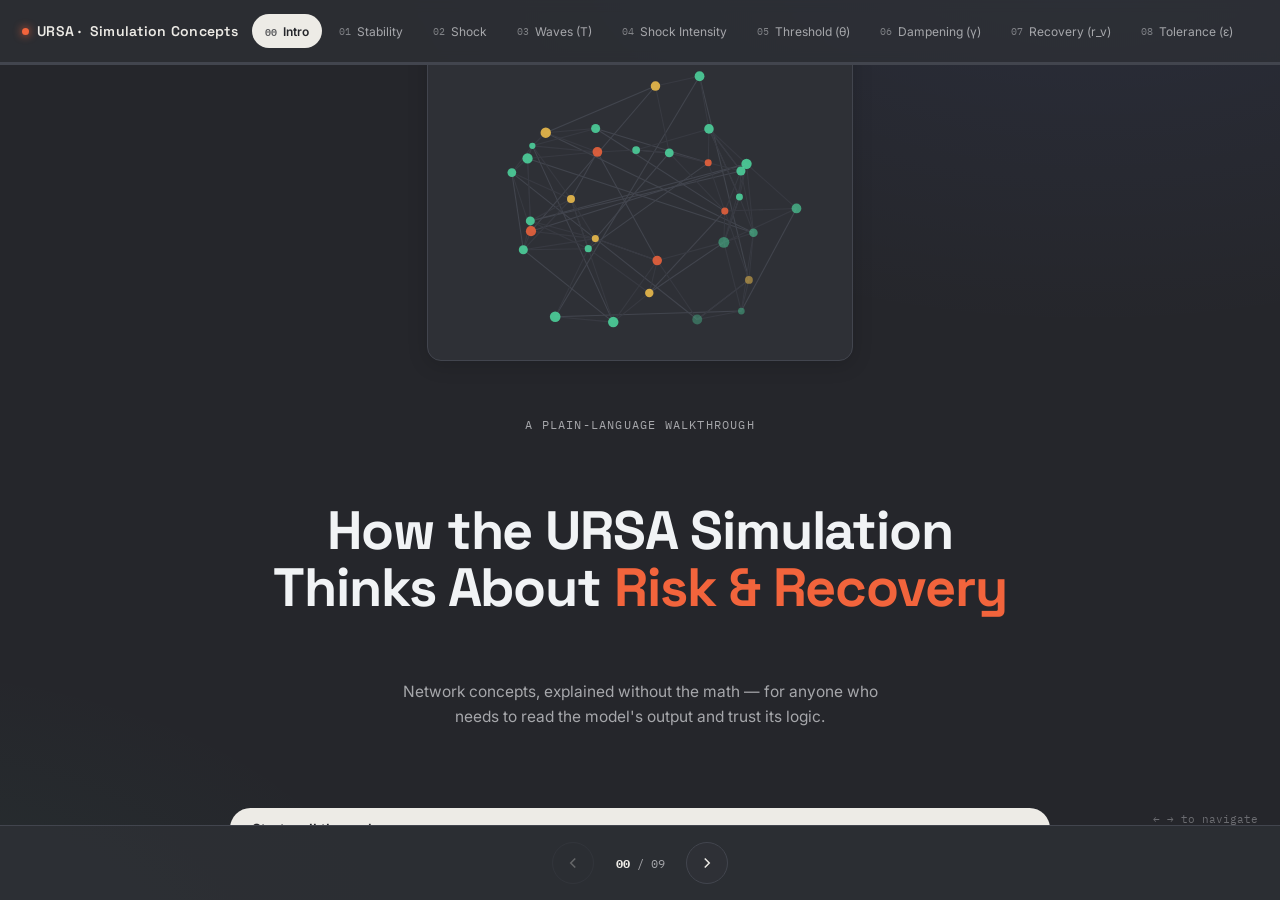
<file: public/simulation/index.html>
<!DOCTYPE html>
<html lang="en">
<head>
<meta charset="UTF-8">
<meta name="viewport" content="width=device-width, initial-scale=1.0">
<title>URSA Simulation — Key Concepts</title>
<link rel="preconnect" href="https://fonts.googleapis.com">
<link href="https://fonts.googleapis.com/css2?family=Space+Grotesk:wght@400;500;600;700&family=Inter:wght@400;500;600&family=IBM+Plex+Mono:wght@400;500&display=swap" rel="stylesheet">
<style>
  :root{
    --bg:#25262B; --panel:#2E3036; --panel-alt:#383A42; --border: #42454E;
    --text:#EDEBE6; --text-dim:#A6A7AB; --stable:#4ED9A0; --stress:#F2643C; --hub:#F5C24C; --policy:#6C8CFF;
    --radius: 14px;
  }
  *{box-sizing:border-box;}
  html,body{height:100%;}
  body{
    margin:0;
    background:
      radial-gradient(1200px 700px at 85% -10%, rgba(108,140,255,0.08), transparent 60%),
      radial-gradient(1000px 600px at -10% 110%, rgba(78,217,160,0.06), transparent 55%),
      var(--bg);
    color:var(--text); font-family:'Inter',sans-serif; overflow:hidden; -webkit-font-smoothing:antialiased;
  }
  h1,h2,h3,.display{font-family:'Space Grotesk',sans-serif;}
  .mono{font-family:'IBM Plex Mono',monospace;}
  .app{ height:100vh; display:flex; flex-direction:column; }
  .topbar{ display:flex; align-items:center; gap:14px; padding:14px 22px; border-bottom:1px solid var(--border);
    background:rgba(46,48,54,0.75); backdrop-filter:blur(6px); flex-shrink:0; }
  .brand{ font-family:'Space Grotesk',sans-serif; font-weight:600; font-size:14px; letter-spacing:0.02em;
    color:var(--text); white-space:nowrap; display:flex; align-items:center; gap:8px; }
  .brand .dot{width:7px;height:7px;border-radius:50%;background:var(--stress);box-shadow:0 0 8px var(--stress);}
  .tabs{ display:flex; gap:4px; overflow-x:auto; scrollbar-width:none; flex:1; }
  .tabs::-webkit-scrollbar{display:none;}
  .tab{ flex-shrink:0; padding:7px 12px; border-radius:999px; font-size:12px; color:var(--text-dim); cursor:pointer;
    border:1px solid transparent; white-space:nowrap; transition:all .15s ease; display:flex; align-items:center; gap:6px; }
  .tab .n{font-family:'IBM Plex Mono',monospace;font-size:10px;opacity:.7;}
  .tab:hover{color:var(--text); background:rgba(255,255,255,0.06);}
  .tab.active{ color:#25262B; background:var(--text); font-weight:600; }
  .tab.active .n{color:#25262B; opacity:.75;}
  .progress{ height:2px; background:var(--border); flex-shrink:0; position:relative; }
  .progress-fill{ height:100%; background:linear-gradient(90deg, var(--stable), var(--hub), var(--stress)); transition:width .35s ease; }
  .stage{ flex:1; position:relative; overflow:hidden; }
  .slide{ position:absolute; inset:0; display:none; padding:0 64px; align-items:center; }
  .slide.active{ display:flex; animation:rise .5s cubic-bezier(.2,.8,.2,1); }
  @keyframes rise{ from{opacity:0; transform:translateY(14px);} to{opacity:1; transform:translateY(0);} }
  .slide-inner{ display:grid; grid-template-columns:1.15fr 1fr; gap:48px; align-items:center; max-width:1220px; margin:0 auto; width:100%; }
  .slide.title .slide-inner{grid-template-columns:1fr; text-align:center; max-width:820px;}
  .col-visual{ display:flex; align-items:center; justify-content:center; height:min(58vh, 440px); }
  .visual-frame{ width:100%; height:100%; background:var(--panel); border:1px solid var(--border); border-radius:var(--radius);
    display:flex; align-items:center; justify-content:center; position:relative; overflow:hidden; box-shadow:0 4px 20px rgba(0,0,0,0.15); }
  .visual-frame svg{width:100%;height:100%;}
  .eyebrow{ font-family:'IBM Plex Mono',monospace; font-size:11px; letter-spacing:0.08em; text-transform:uppercase;
    color:var(--text-dim); display:flex; align-items:center; gap:10px; margin-bottom:12px; }
  .eyebrow .num{ color:var(--bg); background:var(--stable); border-radius:5px; padding:2px 7px; font-weight:600; }
  .col-text h2{ font-size:clamp(24px,2.6vw,34px); line-height:1.14; margin:0 0 12px; font-weight:600; letter-spacing:-0.01em; color:#F1F3F5; }
  .col-text .lede{ font-size:14.5px; line-height:1.58; color:#D0D3D7; margin:0 0 16px; }
  .callout{ display:grid; grid-template-columns:1fr 1fr; gap:9px; margin:14px 0; }
  .chip{ background:var(--panel); border:1px solid var(--border); border-radius:10px; padding:11px 13px; }
  .chip .lbl{ font-family:'IBM Plex Mono',monospace; font-size:10px; text-transform:uppercase; letter-spacing:.06em; margin-bottom:4px; display:flex; align-items:center; gap:6px; }
  .chip.low .lbl{color:var(--stable);}
  .chip.high .lbl{color:var(--stress);}
  .chip p{margin:0; font-size:12.5px; line-height:1.42; color:#D0D3D7;}
  .analogy{ border-left:2px solid var(--policy); padding:9px 13px; background:rgba(108,140,255,0.08); border-radius:0 8px 8px 0;
    font-size:12.8px; line-height:1.52; color:#D6DAE2; }
  .analogy b{color:var(--policy); font-weight:600;}
  .title-badge{ font-family:'IBM Plex Mono',monospace; font-size:12px; color:var(--text-dim); letter-spacing:.1em; text-transform:uppercase; margin-bottom:22px; }
  .slide.title h1{ font-size:clamp(34px,4.6vw,54px); line-height:1.06; margin:0 0 16px; font-weight:700; letter-spacing:-0.02em; color:#F1F3F5; }
  .slide.title h1 span{color:var(--stress);}
  .slide.title .sub{ font-size:15.5px; color:var(--text-dim); max-width:520px; margin:0 auto 30px; line-height:1.6; }
  .startbtn{ display:inline-flex; align-items:center; gap:8px; background:var(--text); color:var(--bg); border:none;
    padding:12px 22px; border-radius:999px; font-family:'Inter',sans-serif; font-weight:600; font-size:14px; cursor:pointer; transition:transform .15s ease; }
  .startbtn:hover{transform:translateY(-2px);}
  .navbar{ display:flex; align-items:center; justify-content:center; gap:18px; padding:16px; border-top:1px solid var(--border);
    background:rgba(46,48,54,0.75); flex-shrink:0; }
  .navbtn{ width:42px;height:42px; border-radius:50%; border:1px solid var(--border); background:var(--panel); color:var(--text);
    display:flex;align-items:center;justify-content:center; cursor:pointer; transition:all .15s ease; }
  .navbtn:hover{border-color:var(--text-dim); background:var(--panel-alt);}
  .navbtn:disabled{opacity:.3; cursor:default;}
  .navbtn svg{width:18px;height:18px;}
  .navcount{ font-family:'IBM Plex Mono',monospace; font-size:12px; color:var(--text-dim); min-width:56px; text-align:center; }
  .navcount b{color:var(--text);}
  .kbd-hint{ position:fixed; bottom:74px; right:22px; font-family:'IBM Plex Mono',monospace; font-size:10.5px; color:var(--text-dim); opacity:.55; }
  @media (max-width:880px){
    .slide{padding:0 20px;}
    .slide-inner{grid-template-columns:1fr; gap:20px; text-align:left;}
    .slide.title .slide-inner{text-align:center;}
    .col-visual{height:240px; order:1;}
    .col-text{order:2;}
    .callout{grid-template-columns:1fr;}
    .topbar{padding:10px 12px;}
    .brand span.full{display:none;}
  }
</style>
</head>
<body>
<div class="app">
  <div class="topbar">
    <div class="brand"><span class="dot"></span><span class="full">URSA&nbsp;·</span> Simulation Concepts</div>
    <div class="tabs" id="tabs"></div>
  </div>
  <div class="progress"><div class="progress-fill" id="progressFill"></div></div>
  <div class="stage" id="stage"></div>
  <div class="navbar">
    <button class="navbtn" id="prevBtn" aria-label="Previous">
      <svg viewBox="0 0 24 24" fill="none" stroke="currentColor" stroke-width="2"><path d="M15 18l-6-6 6-6"/></svg>
    </button>
    <div class="navcount"><b id="curNum">00</b> / <span id="totNum">10</span></div>
    <button class="navbtn" id="nextBtn" aria-label="Next">
      <svg viewBox="0 0 24 24" fill="none" stroke="currentColor" stroke-width="2"><path d="M9 6l6 6-6 6"/></svg>
    </button>
  </div>
  <div class="kbd-hint">← → to navigate</div>
</div>

<script>
/* =====================================================================
   SHARED HELPERS
===================================================================== */
const COL = { stable:"#4ED9A0", stress:"#F2643C", fail:"#B23A22", hub:"#F5C24C", policy:"#6C8CFF", dim:"#42454E", text:"#A6A7AB" };

function lerp(a,b,t){ return a+(b-a)*t; }
function lerpColor(c1,c2,t){
  const p=c=>[parseInt(c.slice(1,3),16),parseInt(c.slice(3,5),16),parseInt(c.slice(5,7),16)];
  const [r1,g1,b1]=p(c1), [r2,g2,b2]=p(c2);
  return `rgb(${Math.round(lerp(r1,r2,t))},${Math.round(lerp(g1,g2,t))},${Math.round(lerp(b1,b2,t))})`;
}
function colorForValue(v){
  v = Math.max(0,Math.min(1,v));
  return v<0.5 ? lerpColor(COL.stress, COL.hub, v/0.5) : lerpColor(COL.hub, COL.stable, (v-0.5)/0.5);
}
function normTimes(times){
  const out=[times[0]];
  for(let i=1;i<times.length;i++) out.push(Math.max(times[i], out[i-1]+0.001));
  if(out[out.length-1] > 1) out[out.length-1] = 1;
  return out;
}

const DEFS = `
<defs>
  <filter id="glow" x="-80%" y="-80%" width="260%" height="260%">
    <feGaussianBlur stdDeviation="4" result="blur"/>
    <feMerge><feMergeNode in="blur"/><feMergeNode in="SourceGraphic"/></feMerge>
  </filter>
</defs>`;

const NET = {
  nodes:{
    PF:{x:120,y:150,label:"PF"}, BE:{x:250,y:95,label:"BE"},
    N1:{x:35,y:75,label:"DI"},   N2:{x:35,y:225,label:"CR"},
    N3:{x:130,y:245,label:"EN"}, N6:{x:220,y:255,label:"TN"},
    N4:{x:335,y:55,label:"IE"},  N5:{x:340,y:150,label:"HC"}
  },
  edges:[["PF","N1"],["PF","N2"],["PF","N3"],["PF","BE"],["BE","N4"],["BE","N5"],["N3","N6"]]
};
const HOP = { PF:0, BE:0, N1:1, N2:1, N3:1, N4:1, N5:1, N6:2 };

function edgeSVG(a,b,attrs=""){
  const A=NET.nodes[a], B=NET.nodes[b];
  return `<line x1="${A.x}" y1="${A.y}" x2="${B.x}" y2="${B.y}" ${attrs}/>`;
}
function allEdgesSVG(attrs=`stroke="${COL.dim}" stroke-width="1.4"`){
  return NET.edges.map(([a,b])=>edgeSVG(a,b,attrs)).join("");
}
function nodeSVG(id, {fill=COL.stable, r=15, showId=true, glow=false, extra=""}={}){
  const n = NET.nodes[id];
  return `<g>
    <circle cx="${n.x}" cy="${n.y}" r="${r}" fill="${fill}" ${glow?'filter="url(#glow)"':""}/>
    ${showId?`<text x="${n.x}" y="${n.y+3.5}" text-anchor="middle" font-family="IBM Plex Mono" font-size="9" font-weight="600" fill="#0F1319">${n.label}</text>`:""}
    ${extra}
  </g>`;
}
function svgWrap(inner, viewBox="0 0 400 300"){
  return `<svg viewBox="${viewBox}" xmlns="http://www.w3.org/2000/svg">${DEFS}${inner}</svg>`;
}
// small inset panel (bottom-right free corner) for mini charts
function insetPanel(x,y,w,h){
  return `<rect x="${x}" y="${y}" width="${w}" height="${h}" rx="8" fill="#1E1F23" stroke="${COL.dim}" stroke-width="1"/>`;
}
// corner readout label (top-left), avoids sitting on top of nodes/edges
function cornerReadout(text, color, dur, triangleUp){
  const tri = triangleUp ? `<path d="M0,8 L8,8 L4,0 Z" fill="${color}"/>` : `<path d="M0,0 L8,0 L4,8 Z" fill="${color}"/>`;
  return `<g transform="translate(14,14)">
    ${tri}
    <text x="14" y="8" font-family="IBM Plex Mono" font-size="11" font-weight="600" fill="${color}">${text}
      <animate attributeName="opacity" values="0.35;1;0.35" dur="${dur}" repeatCount="indefinite"/>
    </text>
  </g>`;
}

/* =====================================================================
   1. TITLE
===================================================================== */
function diagramTitle(){
  const n = 32, pts = [];
  for(let i=0;i<n;i++){
    const angle = (i/n)*Math.PI*2 + (Math.random()-0.5)*0.18;
    const radius = 58 + Math.random()*112;
    pts.push({
      x:200 + Math.cos(angle)*radius + (Math.random()-0.5)*24,
      y:150 + Math.sin(angle)*radius*0.72 + (Math.random()-0.5)*18
    });
  }
  let edges = "";
  const order = [...Array(n).keys()].sort((a,b)=>{
    const da=Math.hypot(pts[a].x-200, pts[a].y-150);
    const db=Math.hypot(pts[b].x-200, pts[b].y-150);
    return da-db;
  });
  for(let i=1;i<order.length;i++){
    const a=pts[order[i-1]], b=pts[order[i]];
    edges += `<line x1="${a.x}" y1="${a.y}" x2="${b.x}" y2="${b.y}" stroke="#42454E" stroke-width="1"/>`;
  }
  for(let i=0;i<n;i++) for(let j=i+1;j<n;j++){
    const dx=pts[i].x-pts[j].x, dy=pts[i].y-pts[j].y;
    const d=Math.sqrt(dx*dx+dy*dy);
    if(d<78 && Math.random()>0.30){
      edges += `<line x1="${pts[i].x}" y1="${pts[i].y}" x2="${pts[j].x}" y2="${pts[j].y}" stroke="#383A42" stroke-width="1"/>`;
    }
  }
  const circles = pts.map((p,i)=>{
    const c = i%7===0?COL.stress:(i%4===0?COL.hub:COL.stable);
    const r = 2.8 + Math.random()*2.4;
    return `<circle cx="${p.x}" cy="${p.y}" r="${r}" fill="${c}" opacity="0.85">
      <animate attributeName="opacity" values="0.35;1;0.35" dur="${3+i%4}s" begin="${(i*0.18).toFixed(2)}s" repeatCount="indefinite"/>
    </circle>`;
  }).join("");
  return svgWrap(edges+circles);
}

/* =====================================================================
   2. NODE STABILITY
===================================================================== */
function diagramStability(){
  const vals = { PF:0.42, BE:0.58, N1:0.91, N2:0.77, N3:0.34, N6:0.19, N4:0.88, N5:0.65 };
  const nodes = Object.keys(NET.nodes).map(id=>{
    const v = vals[id];
    return nodeSVG(id, {fill:colorForValue(v), r:20, showId:false, glow:v<0.35,
      extra:`<text x="${NET.nodes[id].x}" y="${NET.nodes[id].y+4}" text-anchor="middle" font-family="IBM Plex Mono" font-size="11" font-weight="600" fill="#0F1319">${v.toFixed(2)}</text>`});
  }).join("");
  const legend = `
    <defs><linearGradient id="lg" x1="0" y1="0" x2="1" y2="0">
      <stop offset="0%" stop-color="${COL.stress}"/><stop offset="50%" stop-color="${COL.hub}"/><stop offset="100%" stop-color="${COL.stable}"/>
    </linearGradient></defs>
    <rect x="80" y="286" width="240" height="8" rx="4" fill="url(#lg)"/>
    <text x="80" y="280" font-family="IBM Plex Mono" font-size="9" fill="${COL.stress}">0.0 low</text>
    <text x="320" y="280" text-anchor="end" font-family="IBM Plex Mono" font-size="9" fill="${COL.stable}">1.0 high</text>`;
  return svgWrap(allEdgesSVG()+nodes+legend, "0 0 400 300");
}

/* =====================================================================
   3. SHOCK
===================================================================== */
function diagramShock(){
  const netG = `<g transform="translate(14,10) scale(0.78)">
    ${allEdgesSVG()}
    ${Object.keys(NET.nodes).filter(id=>id!=="PF").map(id=>nodeSVG(id,{fill:COL.stable,r:12})).join("")}
    <circle cx="${NET.nodes.PF.x}" cy="${NET.nodes.PF.y}" r="16" fill="${COL.stress}" filter="url(#glow)">
      <animate attributeName="r" values="14;19;14" dur="1.3s" repeatCount="indefinite"/>
    </circle>
    <circle cx="${NET.nodes.PF.x}" cy="${NET.nodes.PF.y}" r="16" fill="none" stroke="${COL.stress}" stroke-width="2" opacity="0.6">
      <animate attributeName="r" values="16;42;16" dur="1.7s" repeatCount="indefinite"/>
      <animate attributeName="opacity" values="0.6;0;0.6" dur="1.7s" repeatCount="indefinite"/>
    </circle>
    <text x="${NET.nodes.PF.x}" y="${NET.nodes.PF.y+3.5}" text-anchor="middle" font-family="IBM Plex Mono" font-size="9" font-weight="700" fill="#0F1319">PF</text>
  </g>`;
  const readout = cornerReadout("&#916;S = &minus;0.40", COL.stress, "1.6s", false);
  const chart = `<g transform="translate(272,196)">
    ${insetPanel(0,0,118,96)}
    <line x1="16" y1="10" x2="16" y2="76" stroke="${COL.dim}"/>
    <line x1="16" y1="76" x2="104" y2="76" stroke="${COL.dim}"/>
    <text x="12" y="14" text-anchor="end" font-family="IBM Plex Mono" font-size="7" fill="${COL.text}">1</text>
    <text x="12" y="78" text-anchor="end" font-family="IBM Plex Mono" font-size="7" fill="${COL.text}">0</text>
    <path d="M16,16 L30,20 L46,58 L104,68" fill="none" stroke="${COL.stress}" stroke-width="2" stroke-linecap="round" stroke-dasharray="130" stroke-dashoffset="130">
      <animate attributeName="stroke-dashoffset" values="130;0;0;130" keyTimes="0;0.5;0.85;1" dur="3.4s" repeatCount="indefinite"/>
    </path>
    <text x="60" y="90" text-anchor="middle" font-family="IBM Plex Mono" font-size="7" fill="${COL.text}">S(t)</text>
  </g>`;
  return svgWrap(netG+readout+chart, "0 0 400 300");
}

/* =====================================================================
   4. WAVES (T)
===================================================================== */
function diagramWaves(){
  const netG = `<g transform="translate(8,2) scale(0.70)">
    ${allEdgesSVG()}
    ${Object.keys(NET.nodes).filter(id=>id!=="N3").map(id=>nodeSVG(id,{fill:COL.stable,r:14})).join("")}
    <circle cx="${NET.nodes.N3.x}" cy="${NET.nodes.N3.y}" r="17" fill="${COL.hub}" filter="url(#glow)">
      <animate attributeName="opacity" values="1;0.55;1" dur="2s" repeatCount="indefinite"/>
    </circle>
    <text x="${NET.nodes.N3.x}" y="${NET.nodes.N3.y+4}" text-anchor="middle" font-family="IBM Plex Mono" font-size="11" font-weight="700" fill="#0F1319">EN</text>
  </g>`;
  const chart = `<g transform="translate(74,188)">
    ${insetPanel(0,0,252,92)}
    <line x1="18" y1="10" x2="18" y2="70" stroke="${COL.dim}"/>
    <line x1="18" y1="70" x2="234" y2="70" stroke="${COL.dim}"/>
    <text x="14" y="14" text-anchor="end" font-family="IBM Plex Mono" font-size="8" fill="${COL.text}">1.0</text>
    <text x="14" y="72" text-anchor="end" font-family="IBM Plex Mono" font-size="8" fill="${COL.text}">0</text>
    <path id="wpath" d="M18,16 L48,20 L78,38 L108,58 L138,64 L168,60 L198,48 L234,36" fill="none" stroke="${COL.hub}" stroke-width="2.3" stroke-linecap="round" stroke-dasharray="320" stroke-dashoffset="320">
      <animate attributeName="stroke-dashoffset" values="320;0;0;320" keyTimes="0;0.6;0.9;1" dur="4.5s" repeatCount="indefinite"/>
    </path>
    <circle r="4" fill="${COL.hub}">
      <animateMotion dur="4.5s" repeatCount="indefinite" keyPoints="0;1;1;0" keyTimes="0;0.6;0.9;1" calcMode="linear">
        <mpath href="#wpath"/>
      </animateMotion>
    </circle>
    <text x="126" y="86" text-anchor="middle" font-family="IBM Plex Mono" font-size="8.5" fill="${COL.text}">waves t = 0 → 9 · EN stability</text>
  </g>`;
  return svgWrap(netG+chart, "0 0 400 300");
}

/* =====================================================================
   5. SHOCK INTENSITY
===================================================================== */
function diagramIntensity(){
  function mini(cx, cy, value, sev){
    return `<g transform="translate(${cx},${cy})">
      <circle r="34" fill="none" stroke="${COL.dim}" stroke-width="1"/>
      <circle r="22" fill="${sev==='low'?colorForValue(0.8):COL.stress}" ${sev==='high'?'filter="url(#glow)"':""}>
        ${sev==='high'?`<animate attributeName="opacity" values="1;0.65;1" dur="1s" repeatCount="indefinite"/>`:""}
      </circle>
      <text y="4" text-anchor="middle" font-family="IBM Plex Mono" font-size="12" font-weight="700" fill="#0F1319">BE</text>
      <text y="-46" text-anchor="middle" font-family="IBM Plex Mono" font-size="10" font-weight="600" fill="${COL.stress}">${value}</text>
    </g>`;
  }
  return svgWrap(`
    ${mini(110,150,"-0.20","low")}
    ${mini(290,150,"-0.80","high")}
    <text x="110" y="235" text-anchor="middle" font-family="Inter" font-size="12" fill="#D0D3D7">δ = 20% (small)</text>
    <text x="290" y="235" text-anchor="middle" font-family="Inter" font-size="12" fill="#D0D3D7">δ = 80% (large)</text>
    <line x1="200" y1="60" x2="200" y2="240" stroke="${COL.dim}" stroke-width="1" stroke-dasharray="3 4"/>
  `, "0 0 400 260");
}

/* =====================================================================
   6. FAILURE THRESHOLD
===================================================================== */
function diagramThreshold(){
  const netG = `<g transform="translate(110,-10) scale(0.45)">
    ${allEdgesSVG()}
    ${Object.keys(NET.nodes).filter(id=>id!=="N6").map(id=>nodeSVG(id,{fill:COL.stable,r:13})).join("")}
    <circle cx="${NET.nodes.N6.x}" cy="${NET.nodes.N6.y}" r="16" fill="${COL.hub}">
       <animate attributeName="r" values="14;18;14" dur="2s" repeatCount="indefinite"/>
    </circle>
    <text x="${NET.nodes.N6.x}" y="${NET.nodes.N6.y+4}" text-anchor="middle" font-family="IBM Plex Mono" font-size="11" font-weight="700" fill="#0F1319">TN</text>
  </g>`;

  const tnX = 110 + NET.nodes.N6.x * 0.45;
  const tnY = -10 + NET.nodes.N6.y * 0.45;
  const connections = `
     <path d="M${tnX},${tnY+10} L${tnX},120 L100,120 L100,125" fill="none" stroke="${COL.dim}" stroke-width="1" stroke-dasharray="2 2"/>
     <path d="M${tnX},${tnY+10} L${tnX},120 L300,120 L300,125" fill="none" stroke="${COL.dim}" stroke-width="1" stroke-dasharray="2 2"/>
  `;

  function scenario(cx, cy, title, thetaSize, shockSize, isFail) {
      const DUR = "5s";
      const finalStabilityH = isFail ? 15 : 50;
      const finalStabilityY = isFail ? 35 : 0;
      const finalColor = isFail ? COL.stress : COL.stable;
      
      const crossTime = (thetaSize / shockSize) * 0.15;
      const t1 = Math.min(crossTime, 0.14).toFixed(3);
      const t2 = (Math.min(crossTime, 0.14) + 0.01).toFixed(3);

      return `
      <g transform="translate(${cx}, ${cy})">
          <text y="-18" text-anchor="middle" font-family="IBM Plex Mono" font-size="9" font-weight="700" fill="${COL.text}">${title}</text>

          <rect x="-65" y="-5" width="130" height="52" rx="6" fill="#1E1F23" stroke="${COL.dim}" stroke-width="1"/>

          <text x="-55" y="8" font-family="IBM Plex Mono" font-size="7" fill="${COL.text}">Capacity (&#952;)</text>
          <rect x="-55" y="12" width="${thetaSize}" height="7" rx="3.5" fill="${COL.policy}" opacity="0.4"/>
          <line x1="${-55 + thetaSize}" y1="8" x2="${-55 + thetaSize}" y2="41" stroke="${COL.policy}" stroke-dasharray="2 2" stroke-width="1.5"/>

          <text x="-55" y="31" font-family="IBM Plex Mono" font-size="7" fill="${COL.hub}">Shock (&#916;S)</text>
          <rect x="-55" y="35" width="0" height="7" rx="3.5" fill="${COL.hub}">
              <animate attributeName="width" values="0; ${shockSize}; ${shockSize}; 0" keyTimes="0; 0.15; 0.85; 1" dur="${DUR}" repeatCount="indefinite"/>
              ${isFail ? `<animate attributeName="fill" values="${COL.hub}; ${COL.hub}; ${COL.stress}; ${COL.stress}; ${COL.hub}" keyTimes="0; ${t1}; ${t2}; 0.85; 1" dur="${DUR}" repeatCount="indefinite"/>` : ''}
          </rect>

          <text x="0" y="65" text-anchor="middle" font-family="IBM Plex Mono" font-size="7.5" fill="${COL.text}">Node Stability</text>
          <g transform="translate(-15, 72)">
              <rect x="0" y="0" width="30" height="50" rx="4" fill="${COL.dim}" opacity="0.3"/>
              <rect x="0" y="0" width="30" height="50" rx="4" fill="${COL.stable}">
                  <animate attributeName="height" values="50; 50; ${finalStabilityH}; ${finalStabilityH}; 50" keyTimes="0; 0.2; 0.25; 0.85; 1" dur="${DUR}" repeatCount="indefinite"/>
                  <animate attributeName="y" values="0; 0; ${finalStabilityY}; ${finalStabilityY}; 0" keyTimes="0; 0.2; 0.25; 0.85; 1" dur="${DUR}" repeatCount="indefinite"/>
                  <animate attributeName="fill" values="${COL.stable}; ${COL.stable}; ${finalColor}; ${finalColor}; ${COL.stable}" keyTimes="0; 0.2; 0.25; 0.85; 1" dur="${DUR}" repeatCount="indefinite"/>
              </rect>
              <text x="15" y="28" text-anchor="middle" font-family="IBM Plex Mono" font-size="9" font-weight="700" fill="#0F1319">
                  ${isFail ? `<animate attributeName="opacity" values="1; 1; 0; 0; 1" keyTimes="0; 0.2; 0.25; 0.85; 1" dur="${DUR}" repeatCount="indefinite"/>` : ''}
                  0.9
              </text>
              ${isFail ? `
              <text x="15" y="46" text-anchor="middle" font-family="IBM Plex Mono" font-size="9" font-weight="700" fill="#0F1319" opacity="0">
                  <animate attributeName="opacity" values="0; 0; 1; 1; 0" keyTimes="0; 0.2; 0.25; 0.85; 1" dur="${DUR}" repeatCount="indefinite"/>
                  0.4
              </text>
              ` : ''}
          </g>

          <text x="0" y="138" text-anchor="middle" font-family="IBM Plex Mono" font-size="8" fill="${isFail ? COL.stress : COL.stable}" font-weight="600">
              <animate attributeName="opacity" values="0; 0; 1; 1; 0" keyTimes="0; 0.25; 0.3; 0.85; 1" dur="${DUR}" repeatCount="indefinite"/>
              ${isFail ? 'SHOCK &gt; &#952; &#8594; FAIL' : 'SHOCK = 0 &#8594; ABSORBED'}
          </text>
      </g>
      `;
  }

  const scenarios = `
    ${scenario(100, 145, "HIGH THRESHOLD", 100, 65, false)}
    ${scenario(300, 145, "LOW THRESHOLD", 40, 65, true)}
  `;

  return svgWrap(netG + connections + scenarios, "0 0 400 300");
}

/* =====================================================================
   7. CENTRALITY DAMPENING (γ)
===================================================================== */
function diagramCentrality(){
  const be = NET.nodes.BE;

  const beNeighbors = [
    { x: be.x + 90, y: be.y },
    { x: be.x - 45, y: be.y + 85 },
    { x: be.x + 35, y: be.y + 85 }
  ];

  const beNeighborEdges = beNeighbors.map(n => 
    `<line x1="${be.x}" y1="${be.y}" x2="${n.x}" y2="${n.y}" stroke="${COL.dim}" stroke-width="1.2" opacity="0.6"/>`
  ).join("");

  const beNeighborNodes = beNeighbors.map(n => 
    `<circle cx="${n.x}" cy="${n.y}" r="10" fill="${COL.dim}"/>`
  ).join("");

  const extraNeighbor = {x: 35, y: 285, label: ""};
  const crNode = NET.nodes.N2;
  const extraEdge = `<line x1="${extraNeighbor.x}" y1="${extraNeighbor.y}" x2="${crNode.x}" y2="${crNode.y}" stroke="${COL.dim}" stroke-width="1" opacity="0.35"/>`;
  const extraNode = `<circle cx="${extraNeighbor.x}" cy="${extraNeighbor.y}" r="9" fill="${COL.dim}"/>`;

  function feed(from, width, sizeLabel, txtColor){
    const A=NET.nodes[from], B=NET.nodes.PF;
    return `<line x1="${A.x}" y1="${A.y}" x2="${B.x}" y2="${B.y}" stroke="${txtColor}" stroke-width="${width}" stroke-linecap="round" opacity="0.85"/>
      <circle r="${width*0.9}" fill="${txtColor}">
        <animateMotion dur="1.6s" repeatCount="indefinite" path="M${A.x},${A.y} L${B.x},${B.y}"/>
        <animate attributeName="opacity" values="0;1;1;0" keyTimes="0;0.1;0.8;1" dur="1.6s" repeatCount="indefinite"/>
      </circle>
      <text x="${(A.x+B.x)/2}" y="${(A.y+B.y)/2 - 10}" text-anchor="middle" font-family="IBM Plex Mono" font-size="8.5" fill="${txtColor}">${sizeLabel}</text>`;
  }

  const feeds = feed("N1", 2, "low betweenness", COL.stable) +
                feed("N2", 4.5, "medium", COL.hub) +
                feed("BE", 8, "high betweenness", COL.stress);

  const target = `<circle cx="${NET.nodes.PF.x}" cy="${NET.nodes.PF.y}" r="18" fill="${COL.hub}" filter="url(#glow)">
      <animate attributeName="r" values="17;19;17" dur="1.6s" repeatCount="indefinite"/>
    </circle>
    <text x="${NET.nodes.PF.x}" y="${NET.nodes.PF.y+4}" text-anchor="middle" font-family="IBM Plex Mono" font-size="10" font-weight="700" fill="#0F1319">PF</text>`;

  const others = ["N1","N2","BE"].map(id=>nodeSVG(id,{fill:COL.stable,r:12})).join("");

  return svgWrap(`${extraEdge}${extraNode}${beNeighborEdges}${beNeighborNodes}${feeds}${others}${target}`, "0 0 400 300");
}

/* =====================================================================
   8. PASSIVE RECOVERY
===================================================================== */
function diagramRecovery(){
  const netG = `<g transform="translate(14,10) scale(0.78)">
    ${allEdgesSVG()}
    ${Object.keys(NET.nodes).filter(id=>id!=="PF").map(id=>nodeSVG(id,{fill:COL.stable,r:12})).join("")}
    <circle cx="${NET.nodes.PF.x}" cy="${NET.nodes.PF.y}" r="16" fill="${COL.hub}">
      <animate attributeName="fill" values="${COL.hub};${COL.stable};${COL.hub}" dur="2.6s" repeatCount="indefinite"/>
      <animate attributeName="r" values="15;17;15" dur="2.6s" repeatCount="indefinite"/>
    </circle>
    <text x="${NET.nodes.PF.x}" y="${NET.nodes.PF.y+3.5}" text-anchor="middle" font-family="IBM Plex Mono" font-size="9" font-weight="700" fill="#0F1319">PF</text>
  </g>`;
  const readout = cornerReadout("+r_v per wave", COL.stable, "2.6s", true);
  const chart = `<g transform="translate(272,196)">
    ${insetPanel(0,0,118,96)}
    <line x1="16" y1="10" x2="16" y2="76" stroke="${COL.dim}"/>
    <line x1="16" y1="76" x2="104" y2="76" stroke="${COL.dim}"/>
    <text x="12" y="14" text-anchor="end" font-family="IBM Plex Mono" font-size="7" fill="${COL.text}">1</text>
    <text x="12" y="78" text-anchor="end" font-family="IBM Plex Mono" font-size="7" fill="${COL.text}">0</text>
    <path d="M16,60 L30,61 L38,54 L52,55 L60,48 L74,49 L82,42 L104,32" fill="none" stroke="${COL.stable}" stroke-width="2" stroke-linecap="round" stroke-linejoin="round" stroke-dasharray="130" stroke-dashoffset="130">
      <animate attributeName="stroke-dashoffset" values="130;0;0;130" keyTimes="0;0.6;0.9;1" dur="3.6s" repeatCount="indefinite"/>
    </path>
    <text x="60" y="90" text-anchor="middle" font-family="IBM Plex Mono" font-size="7" fill="${COL.text}">S(t)</text>
  </g>`;
  return svgWrap(netG+readout+chart, "0 0 400 300");
}

/* =====================================================================
   9. TOLERANCE (ε)
===================================================================== */
function diagramTolerance(){
  return svgWrap(`
  <path d="M20,150 C60,60 90,240 130,110 C160,20 190,220 220,140 C250,90 270,160 300,150 C320,148 340,150 360,150"
    fill="none" stroke="${COL.policy}" stroke-width="2.5" stroke-linecap="round"/>
  <line x1="300" y1="150" x2="360" y2="150" stroke="${COL.stable}" stroke-width="3"/>
  <circle cx="360" cy="150" r="6" fill="${COL.stable}" filter="url(#glow)"/>
  <text x="330" y="130" text-anchor="middle" font-family="IBM Plex Mono" font-size="10" fill="${COL.stable}">stop (ε reached)</text>
  <text x="90" y="40" text-anchor="middle" font-family="IBM Plex Mono" font-size="10" fill="${COL.text}">changes still large</text>
  `, "0 0 400 260");
}

/* =====================================================================
   10. INTERVENTION + BOOST
===================================================================== */
function diagramIntervention(){
  const netG = `<g transform="translate(10,58) scale(0.66)">
    ${allEdgesSVG()}
    ${Object.keys(NET.nodes).filter(id=>id!=="PF").map(id=>nodeSVG(id,{fill:COL.stable,r:12})).join("")}
    <circle cx="${NET.nodes.PF.x}" cy="${NET.nodes.PF.y}" r="17" fill="${COL.stress}">
      <animate attributeName="fill" values="${COL.stress};${COL.stress};${COL.policy};${COL.stable};${COL.stable}" keyTimes="0;0.35;0.55;0.75;1" dur="3.8s" repeatCount="indefinite"/>
    </circle>
    <text x="${NET.nodes.PF.x}" y="${NET.nodes.PF.y+4}" text-anchor="middle" font-family="IBM Plex Mono" font-size="10" font-weight="700" fill="#0F1319">PF</text>
  </g>`;

  const PFscaled = { x: 10 + NET.nodes.PF.x*0.66, y: 58 + NET.nodes.PF.y*0.66 };
  const aid = `
    <g transform="translate(${PFscaled.x},${PFscaled.y-46})">
      <rect x="-13" y="-9" width="26" height="18" rx="4" fill="${COL.policy}" opacity="0.18" stroke="${COL.policy}" stroke-width="2"/>
      <rect x="-5" y="-12" width="10" height="5" rx="2" fill="none" stroke="${COL.policy}" stroke-width="2"/>
      <path d="M-6,0 H6 M0,-6 V6" stroke="${COL.policy}" stroke-width="2.5" stroke-linecap="round"/>
      <animate attributeName="transform" values="translate(${PFscaled.x},${PFscaled.y-50});translate(${PFscaled.x},${PFscaled.y-42});translate(${PFscaled.x},${PFscaled.y-50})" dur="1.6s" repeatCount="indefinite"/>
    </g>
    <text x="${PFscaled.x}" y="${PFscaled.y-62}" text-anchor="middle" font-family="IBM Plex Mono" font-size="9.5" font-weight="600" fill="${COL.policy}">external aid</text>`;

  const chart = `<g transform="translate(238,188)">
    ${insetPanel(-10,-10,150,104)}
    <line x1="6" y1="2" x2="6" y2="72" stroke="${COL.dim}"/>
    <line x1="6" y1="72" x2="126" y2="72" stroke="${COL.dim}"/>
    <path d="M6,12 L30,42 L54,62 L78,70 L102,74 L126,76" fill="none" stroke="${COL.stress}" stroke-width="2" stroke-linecap="round"/>
    <path d="M6,12 L30,38 L54,40 L78,30 L102,22 L126,18" fill="none" stroke="${COL.stable}" stroke-width="2" stroke-linecap="round"/>
    <text x="104" y="58" text-anchor="middle" font-family="IBM Plex Mono" font-size="7.2" font-weight="600" fill="${COL.stress}">weak: iᵥ=0.015</text>
    <text x="124" y="12" text-anchor="end" font-family="IBM Plex Mono" font-size="7.2" fill="${COL.stable}">strong: iᵥ=0.018</text>
    <text x="60" y="88" text-anchor="middle" font-family="IBM Plex Mono" font-size="7.2" fill="${COL.text}">weak vs. strong boost</text>
  </g>`;

  return svgWrap(netG+aid+chart, "0 0 400 300");
}

/* =====================================================================
   SLIDE DATA
===================================================================== */
const slides = [
{
  id:"title", kind:"title",
  html:`
    <div class="title-badge">A plain-language walkthrough</div>
    <h1>How the URSA Simulation<br>Thinks About <span>Risk & Recovery</span></h1>
    <p class="sub">Network concepts, explained without the math — for anyone who needs to read the model's output and trust its logic.</p>
    <button class="startbtn" onclick="go(1)">Start walkthrough
      <svg width="14" height="14" viewBox="0 0 24 24" fill="none" stroke="currentColor" stroke-width="2.5"><path d="M9 6l6 6-6 6"/></svg>
    </button>
  `,
  diagram: diagramTitle
},
{
  id:"stability", tab:"Stability",
  eyebrow:"Concept",
  h2:"Node Stability — the health score",
  lede:"Every part of the city system — Public Finance, Energy, Healthcare, and so on — carries a running <b>stability score from 0 to 1</b>, shown here directly on each node and color-graded from red (fragile) to green (healthy).",
  callout:[
    {cls:"low", label:"Near 0.0", text:"Red. The function is failing or has broken down."},
    {cls:"high", label:"Near 1.0", text:"Green. Operating exactly as expected, no stress present."}
  ],
  analogy:"<b>Think of it like a credit score</b> for each part of the city — it drifts toward red under pressure and back toward green with support.",
  diagram: diagramStability
},
{
  id:"shock", tab:"Shock",
  eyebrow:"Concept",
  h2:"Shock — the initial hit",
  lede:"A shock is a sudden disruption injected into one or more starting nodes — here, a tariff striking <span class=\"mono\">Public Finance (PF)</span>. Its stability score drops immediately — shown as a readout in the corner and as the first fall in its trend line.",
  analogy:"<b>Business analogy:</b> a sudden supply-chain disruption landing on one department. The real question the simulation answers is whether it stays contained — or spreads to everything connected to it.",
  diagram: diagramShock
},
{
  id:"waves", tab:"Waves (T)",
  eyebrow:"Concept",
  h2:"Simulation Waves — the clock, in steps (T)",
  lede:"The model doesn't run in real minutes or days — it runs in discrete rounds called <b>waves</b>. Pulling one node's score out of the network and tracking it over time is exactly what a wave-by-wave chart shows: its stability trajectory, checkpoint by checkpoint.",
  callout:[
    {cls:"low", label:"Low T", text:"Only the short-term reaction is visible — a quick snapshot."},
    {cls:"high", label:"High T", text:"Enough time to see whether the system stabilizes, recovers, or fully collapses."}
  ],
  analogy:"<b>Business analogy:</b> like reviewing quarterly checkpoints after a crisis, rather than watching every single hour.",
  diagram: diagramWaves
},
{
  id:"intensity", tab:"Shock Intensity",
  eyebrow:"Parameter",
  h2:"Shock Intensity (δ_v)",
  lede:"How hard a specific node is hit at the start, expressed as a percentage drop in its stability — the size of the initial blow, before any spreading happens.",
  callout:[
    {cls:"low", label:"Low δ_v", text:"A minor disruption — usually absorbed without major consequences."},
    {cls:"high", label:"High δ_v", text:"A severe disruption — far more likely to trigger cascading failures elsewhere."}
  ],
  analogy:"<b>Business analogy:</b> the size of the initial financial hit — a 20% revenue dip versus an 80% revenue collapse.",
  diagram: diagramIntensity
},
{
  id:"threshold", tab:"Threshold (θ)",
  eyebrow:"Parameter",
  h2:"Failure Threshold (θ) — a stability-first view",
  lede:"Start from a node's own stability. A shock only <b>reduces</b> it if the incoming stress exceeds the node's threshold θ. A small hit below θ is absorbed and stability holds steady; a large hit above θ pushes stability sharply down.",
  callout:[
    {cls:"low", label:"Below θ", text:"Absorbed. The node's stability score doesn't move."},
    {cls:"high", label:"Above θ", text:"Failure. Stability drops immediately once θ is exceeded."}
  ],
  analogy:"<b>Business analogy:</b> a department's buffer capacity — cash reserves, backup staff, spare inventory — that lets it absorb shocks up to a point before showing visible strain.",
  diagram: diagramThreshold
},
{
  id:"centrality", tab:"Dampening (γ)",
  eyebrow:"Parameter",
  h2:"Centrality Dampening (γ)",
  lede:"Every neighbor sends the same kind of signal — its own (1 − stability). But the <b>edge</b> it travels through decides how much of that signal actually lands. A high-betweenness edge (a bridge many paths rely on) delivers a much bigger dose than a peripheral one.",
  callout:[
    {cls:"low", label:"Low γ", text:"Edge importance barely matters — every connection delivers a similar effect."},
    {cls:"high", label:"High γ", text:"Bridge edges dominate — the same stress hits far harder through a hub connection."}
  ],
  analogy:"<b>Business analogy:</b> the same bad news lands very differently depending on whether it comes from a peripheral contact or your most connected executive.",
  diagram: diagramCentrality
},
{
  id:"recovery", tab:"Recovery (r_v)",
  eyebrow:"Parameter",
  h2:"Passive Recovery (r_v)",
  lede:"A small, automatic healing rate — every node quietly regains a bit of stability each wave, even with no outside help, seen here as a steady step-wise climb.",
  callout:[
    {cls:"low", label:"Low r_v", text:"Slow natural recovery — the system stays wounded for longer."},
    {cls:"high", label:"High r_v", text:"Faster natural healing — the system bounces back on its own more quickly."}
  ],
  analogy:"<b>Business analogy:</b> natural organizational resilience — a team's built-in ability to self-correct over time without management stepping in.",
  diagram: diagramRecovery
},
{
  id:"tolerance", tab:"Tolerance (ε)",
  eyebrow:"Parameter",
  h2:"Tolerance (ε) — when to stop",
  lede:"A stopping rule for the simulation. Once stability scores stop changing meaningfully from one wave to the next, the model considers the system settled and halts.",
  analogy:"<b>Not a policy lever</b> — just a technical setting. It's like deciding a crisis is \"over\" once weekly changes become negligible, so there's no need to keep monitoring hour by hour.",
  diagram: diagramTolerance
},
{
  id:"intervention", tab:"Intervention & Boost",
  eyebrow:"Concept + Parameter",
  h2:"Interventions & the Boost (+i_v)",
  lede:"An intervention is external help arriving from outside the network and landing directly on a stressed node. Its <b>boost size (i_v)</b> decides whether that help fully contains the crisis or only delays it.",
  callout:[
    {cls:"low", label:"i_v = 0.015", text:"A smaller boost — only delays the failure. The system still collapses, just later."},
    {cls:"high", label:"i_v = 0.018", text:"A slightly larger boost — nearly halts the cascade and preserves stability."}
  ],
  analogy:"<b>Business analogy:</b> the size of a bailout — too small only postpones the crisis; the right size can prevent it outright. This is why precision matters near tipping points.",
  diagram: diagramIntervention
}
];

/* =====================================================================
   RENDER
===================================================================== */
const stage = document.getElementById('stage');
const tabsEl = document.getElementById('tabs');
let current = 0;

slides.forEach((s,i)=>{
  const slideDiv = document.createElement('div');
  slideDiv.className = "slide" + (s.kind==="title" ? " title" : "");
  slideDiv.id = "slide-"+i;

  if(s.kind === "title"){
    slideDiv.innerHTML = `
      <div class="slide-inner">
        <div class="col-visual" style="height:320px; max-width:640px; margin:0 auto 8px;">
          <div class="visual-frame">${s.diagram()}</div>
        </div>
        ${s.html}
      </div>`;
  } else {
    const callout = s.callout ? `<div class="callout">${s.callout.map(c=>`
      <div class="chip ${c.cls}"><div class="lbl">${c.cls==='low'?'▼':'▲'} ${c.label}</div><p>${c.text}</p></div>
    `).join("")}</div>` : "";
    const analogy = s.analogy ? `<div class="analogy">${s.analogy}</div>` : "";
    slideDiv.innerHTML = `
      <div class="slide-inner">
        <div class="col-visual"><div class="visual-frame">${s.diagram()}</div></div>
        <div class="col-text">
          <div class="eyebrow"><span class="num">${String(i).padStart(2,'0')}</span>${s.eyebrow}</div>
          <h2>${s.h2}</h2>
          <p class="lede">${s.lede}</p>
          ${callout}
          ${analogy}
        </div>
      </div>`;
  }
  stage.appendChild(slideDiv);

  const tab = document.createElement('div');
  tab.className = "tab";
  tab.innerHTML = `<span class="n">${String(i).padStart(2,'0')}</span>${s.tab || "Intro"}`;
  tab.onclick = ()=>go(i);
  tabsEl.appendChild(tab);
});

document.getElementById('totNum').textContent = String(slides.length-1).padStart(2,'0');

function go(i){
  if(i<0 || i>=slides.length) return;
  current = i;
  document.querySelectorAll('.slide').forEach((el,idx)=> el.classList.toggle('active', idx===i));
  document.querySelectorAll('.tab').forEach((el,idx)=> el.classList.toggle('active', idx===i));
  document.getElementById('progressFill').style.width = (i/(slides.length-1)*100)+"%";
  document.getElementById('curNum').textContent = String(i).padStart(2,'0');
  document.getElementById('prevBtn').disabled = i===0;
  document.getElementById('nextBtn').disabled = i===slides.length-1;
  const activeTab = document.querySelectorAll('.tab')[i];
  if(activeTab) activeTab.scrollIntoView({behavior:"smooth", inline:"center", block:"nearest"});
}

document.getElementById('prevBtn').onclick = ()=>go(current-1);
document.getElementById('nextBtn').onclick = ()=>go(current+1);
document.addEventListener('keydown', e=>{
  if(e.key==='ArrowRight') go(current+1);
  if(e.key==='ArrowLeft') go(current-1);
});

// Listen for messages from parent window (e.g. to switch to a specific slide)
window.addEventListener('message', (e) => {
  if (e.data && typeof e.data.slideIndex === 'number') {
    go(e.data.slideIndex);
  }
});

// Check URL query parameters or hash to open a specific slide directly
const urlParams = new URLSearchParams(window.location.search);
const hash = window.location.hash.replace('#', '');
let initialIndex = 0;
if (urlParams.has('slide')) {
  initialIndex = parseInt(urlParams.get('slide'), 10) || 0;
} else if (hash) {
  const foundIdx = slides.findIndex(s => s.id.toLowerCase() === hash.toLowerCase());
  if (foundIdx !== -1) initialIndex = foundIdx;
}

go(initialIndex);
</script>
</body>
</html>
</file>
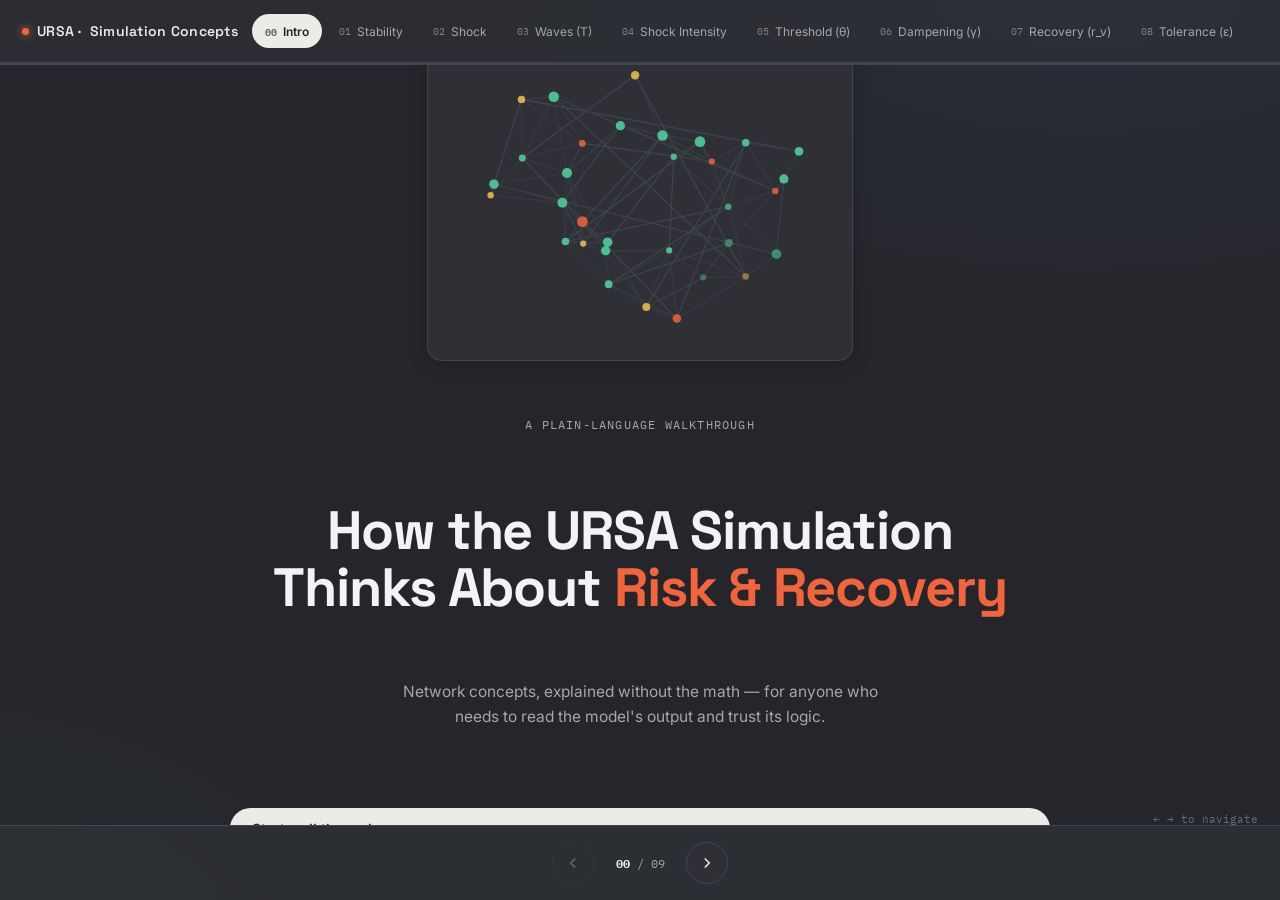
<file: public/simulation-concepts.html>
<!DOCTYPE html>
<html lang="en">
<head>
<meta charset="UTF-8">
<meta name="viewport" content="width=device-width, initial-scale=1.0">
<title>URSA Simulation — Key Concepts</title>
<link rel="preconnect" href="https://fonts.googleapis.com">
<link href="https://fonts.googleapis.com/css2?family=Space+Grotesk:wght@400;500;600;700&family=Inter:wght@400;500;600&family=IBM+Plex+Mono:wght@400;500&display=swap" rel="stylesheet">
<style>
  :root{
    --bg:#25262B; --panel:#2E3036; --panel-alt:#383A42; --border: #42454E;
    --text:#EDEBE6; --text-dim:#A6A7AB; --stable:#4ED9A0; --stress:#F2643C; --hub:#F5C24C; --policy:#6C8CFF;
    --radius: 14px;
  }
  *{box-sizing:border-box;}
  html,body{height:100%;}
  body{
    margin:0;
    background:
      radial-gradient(1200px 700px at 85% -10%, rgba(108,140,255,0.08), transparent 60%),
      radial-gradient(1000px 600px at -10% 110%, rgba(78,217,160,0.06), transparent 55%),
      var(--bg);
    color:var(--text); font-family:'Inter',sans-serif; overflow:hidden; -webkit-font-smoothing:antialiased;
  }
  h1,h2,h3,.display{font-family:'Space Grotesk',sans-serif;}
  .mono{font-family:'IBM Plex Mono',monospace;}
  .app{ height:100vh; display:flex; flex-direction:column; }
  .topbar{ display:flex; align-items:center; gap:14px; padding:14px 22px; border-bottom:1px solid var(--border);
    background:rgba(46,48,54,0.75); backdrop-filter:blur(6px); flex-shrink:0; }
  .brand{ font-family:'Space Grotesk',sans-serif; font-weight:600; font-size:14px; letter-spacing:0.02em;
    color:var(--text); white-space:nowrap; display:flex; align-items:center; gap:8px; }
  .brand .dot{width:7px;height:7px;border-radius:50%;background:var(--stress);box-shadow:0 0 8px var(--stress);}
  .tabs{ display:flex; gap:4px; overflow-x:auto; scrollbar-width:none; flex:1; }
  .tabs::-webkit-scrollbar{display:none;}
  .tab{ flex-shrink:0; padding:7px 12px; border-radius:999px; font-size:12px; color:var(--text-dim); cursor:pointer;
    border:1px solid transparent; white-space:nowrap; transition:all .15s ease; display:flex; align-items:center; gap:6px; }
  .tab .n{font-family:'IBM Plex Mono',monospace;font-size:10px;opacity:.7;}
  .tab:hover{color:var(--text); background:rgba(255,255,255,0.06);}
  .tab.active{ color:#25262B; background:var(--text); font-weight:600; }
  .tab.active .n{color:#25262B; opacity:.75;}
  .progress{ height:2px; background:var(--border); flex-shrink:0; position:relative; }
  .progress-fill{ height:100%; background:linear-gradient(90deg, var(--stable), var(--hub), var(--stress)); transition:width .35s ease; }
  .stage{ flex:1; position:relative; overflow:hidden; }
  .slide{ position:absolute; inset:0; display:none; padding:0 64px; align-items:center; }
  .slide.active{ display:flex; animation:rise .5s cubic-bezier(.2,.8,.2,1); }
  @keyframes rise{ from{opacity:0; transform:translateY(14px);} to{opacity:1; transform:translateY(0);} }
  .slide-inner{ display:grid; grid-template-columns:1.15fr 1fr; gap:48px; align-items:center; max-width:1220px; margin:0 auto; width:100%; }
  .slide.title .slide-inner{grid-template-columns:1fr; text-align:center; max-width:820px;}
  .col-visual{ display:flex; align-items:center; justify-content:center; height:min(58vh, 440px); }
  .visual-frame{ width:100%; height:100%; background:var(--panel); border:1px solid var(--border); border-radius:var(--radius);
    display:flex; align-items:center; justify-content:center; position:relative; overflow:hidden; box-shadow:0 4px 20px rgba(0,0,0,0.15); }
  .visual-frame svg{width:100%;height:100%;}
  .eyebrow{ font-family:'IBM Plex Mono',monospace; font-size:11px; letter-spacing:0.08em; text-transform:uppercase;
    color:var(--text-dim); display:flex; align-items:center; gap:10px; margin-bottom:12px; }
  .eyebrow .num{ color:var(--bg); background:var(--stable); border-radius:5px; padding:2px 7px; font-weight:600; }
  .col-text h2{ font-size:clamp(24px,2.6vw,34px); line-height:1.14; margin:0 0 12px; font-weight:600; letter-spacing:-0.01em; color:#F1F3F5; }
  .col-text .lede{ font-size:14.5px; line-height:1.58; color:#D0D3D7; margin:0 0 16px; }
  .callout{ display:grid; grid-template-columns:1fr 1fr; gap:9px; margin:14px 0; }
  .chip{ background:var(--panel); border:1px solid var(--border); border-radius:10px; padding:11px 13px; }
  .chip .lbl{ font-family:'IBM Plex Mono',monospace; font-size:10px; text-transform:uppercase; letter-spacing:.06em; margin-bottom:4px; display:flex; align-items:center; gap:6px; }
  .chip.low .lbl{color:var(--stable);}
  .chip.high .lbl{color:var(--stress);}
  .chip p{margin:0; font-size:12.5px; line-height:1.42; color:#D0D3D7;}
  .analogy{ border-left:2px solid var(--policy); padding:9px 13px; background:rgba(108,140,255,0.08); border-radius:0 8px 8px 0;
    font-size:12.8px; line-height:1.52; color:#D6DAE2; }
  .analogy b{color:var(--policy); font-weight:600;}
  .title-badge{ font-family:'IBM Plex Mono',monospace; font-size:12px; color:var(--text-dim); letter-spacing:.1em; text-transform:uppercase; margin-bottom:22px; }
  .slide.title h1{ font-size:clamp(34px,4.6vw,54px); line-height:1.06; margin:0 0 16px; font-weight:700; letter-spacing:-0.02em; color:#F1F3F5; }
  .slide.title h1 span{color:var(--stress);}
  .slide.title .sub{ font-size:15.5px; color:var(--text-dim); max-width:520px; margin:0 auto 30px; line-height:1.6; }
  .startbtn{ display:inline-flex; align-items:center; gap:8px; background:var(--text); color:var(--bg); border:none;
    padding:12px 22px; border-radius:999px; font-family:'Inter',sans-serif; font-weight:600; font-size:14px; cursor:pointer; transition:transform .15s ease; }
  .startbtn:hover{transform:translateY(-2px);}
  .navbar{ display:flex; align-items:center; justify-content:center; gap:18px; padding:16px; border-top:1px solid var(--border);
    background:rgba(46,48,54,0.75); flex-shrink:0; }
  .navbtn{ width:42px;height:42px; border-radius:50%; border:1px solid var(--border); background:var(--panel); color:var(--text);
    display:flex;align-items:center;justify-content:center; cursor:pointer; transition:all .15s ease; }
  .navbtn:hover{border-color:var(--text-dim); background:var(--panel-alt);}
  .navbtn:disabled{opacity:.3; cursor:default;}
  .navbtn svg{width:18px;height:18px;}
  .navcount{ font-family:'IBM Plex Mono',monospace; font-size:12px; color:var(--text-dim); min-width:56px; text-align:center; }
  .navcount b{color:var(--text);}
  .kbd-hint{ position:fixed; bottom:74px; right:22px; font-family:'IBM Plex Mono',monospace; font-size:10.5px; color:var(--text-dim); opacity:.55; }
  @media (max-width:880px){
    .slide{padding:0 20px;}
    .slide-inner{grid-template-columns:1fr; gap:20px; text-align:left;}
    .slide.title .slide-inner{text-align:center;}
    .col-visual{height:240px; order:1;}
    .col-text{order:2;}
    .callout{grid-template-columns:1fr;}
    .topbar{padding:10px 12px;}
    .brand span.full{display:none;}
  }
</style>
</head>
<body>
<div class="app">
  <div class="topbar">
    <div class="brand"><span class="dot"></span><span class="full">URSA&nbsp;·</span> Simulation Concepts</div>
    <div class="tabs" id="tabs"></div>
  </div>
  <div class="progress"><div class="progress-fill" id="progressFill"></div></div>
  <div class="stage" id="stage"></div>
  <div class="navbar">
    <button class="navbtn" id="prevBtn" aria-label="Previous">
      <svg viewBox="0 0 24 24" fill="none" stroke="currentColor" stroke-width="2"><path d="M15 18l-6-6 6-6"/></svg>
    </button>
    <div class="navcount"><b id="curNum">00</b> / <span id="totNum">10</span></div>
    <button class="navbtn" id="nextBtn" aria-label="Next">
      <svg viewBox="0 0 24 24" fill="none" stroke="currentColor" stroke-width="2"><path d="M9 6l6 6-6 6"/></svg>
    </button>
  </div>
  <div class="kbd-hint">← → to navigate</div>
</div>

<script>
/* =====================================================================
   SHARED HELPERS
===================================================================== */
const COL = { stable:"#4ED9A0", stress:"#F2643C", fail:"#B23A22", hub:"#F5C24C", policy:"#6C8CFF", dim:"#42454E", text:"#A6A7AB" };

function lerp(a,b,t){ return a+(b-a)*t; }
function lerpColor(c1,c2,t){
  const p=c=>[parseInt(c.slice(1,3),16),parseInt(c.slice(3,5),16),parseInt(c.slice(5,7),16)];
  const [r1,g1,b1]=p(c1), [r2,g2,b2]=p(c2);
  return `rgb(${Math.round(lerp(r1,r2,t))},${Math.round(lerp(g1,g2,t))},${Math.round(lerp(b1,b2,t))})`;
}
function colorForValue(v){
  v = Math.max(0,Math.min(1,v));
  return v<0.5 ? lerpColor(COL.stress, COL.hub, v/0.5) : lerpColor(COL.hub, COL.stable, (v-0.5)/0.5);
}
function normTimes(times){
  const out=[times[0]];
  for(let i=1;i<times.length;i++) out.push(Math.max(times[i], out[i-1]+0.001));
  if(out[out.length-1] > 1) out[out.length-1] = 1;
  return out;
}

const DEFS = `
<defs>
  <filter id="glow" x="-80%" y="-80%" width="260%" height="260%">
    <feGaussianBlur stdDeviation="4" result="blur"/>
    <feMerge><feMergeNode in="blur"/><feMergeNode in="SourceGraphic"/></feMerge>
  </filter>
</defs>`;

const NET = {
  nodes:{
    PF:{x:120,y:150,label:"PF"}, BE:{x:250,y:95,label:"BE"},
    N1:{x:35,y:75,label:"DI"},   N2:{x:35,y:225,label:"CR"},
    N3:{x:130,y:245,label:"EN"}, N6:{x:220,y:255,label:"TN"},
    N4:{x:335,y:55,label:"IE"},  N5:{x:340,y:150,label:"HC"}
  },
  edges:[["PF","N1"],["PF","N2"],["PF","N3"],["PF","BE"],["BE","N4"],["BE","N5"],["N3","N6"]]
};
const HOP = { PF:0, BE:0, N1:1, N2:1, N3:1, N4:1, N5:1, N6:2 };

function edgeSVG(a,b,attrs=""){
  const A=NET.nodes[a], B=NET.nodes[b];
  return `<line x1="${A.x}" y1="${A.y}" x2="${B.x}" y2="${B.y}" ${attrs}/>`;
}
function allEdgesSVG(attrs=`stroke="${COL.dim}" stroke-width="1.4"`){
  return NET.edges.map(([a,b])=>edgeSVG(a,b,attrs)).join("");
}
function nodeSVG(id, {fill=COL.stable, r=15, showId=true, glow=false, extra=""}={}){
  const n = NET.nodes[id];
  return `<g>
    <circle cx="${n.x}" cy="${n.y}" r="${r}" fill="${fill}" ${glow?'filter="url(#glow)"':""}/>
    ${showId?`<text x="${n.x}" y="${n.y+3.5}" text-anchor="middle" font-family="IBM Plex Mono" font-size="9" font-weight="600" fill="#0F1319">${n.label}</text>`:""}
    ${extra}
  </g>`;
}
function svgWrap(inner, viewBox="0 0 400 300"){
  return `<svg viewBox="${viewBox}" xmlns="http://www.w3.org/2000/svg">${DEFS}${inner}</svg>`;
}
function insetPanel(x,y,w,h){
  return `<rect x="${x}" y="${y}" width="${w}" height="${h}" rx="8" fill="#1E1F23" stroke="${COL.dim}" stroke-width="1"/>`;
}
function cornerReadout(text, color, dur, triangleUp){
  const tri = triangleUp ? `<path d="M0,8 L8,8 L4,0 Z" fill="${color}"/>` : `<path d="M0,0 L8,0 L4,8 Z" fill="${color}"/>`;
  return `<g transform="translate(14,14)">
    ${tri}
    <text x="14" y="8" font-family="IBM Plex Mono" font-size="11" font-weight="600" fill="${color}">${text}
      <animate attributeName="opacity" values="0.35;1;0.35" dur="${dur}" repeatCount="indefinite"/>
    </text>
  </g>`;
}

/* 1. TITLE */
function diagramTitle(){
  const n = 32, pts = [];
  for(let i=0;i<n;i++){
    const angle = (i/n)*Math.PI*2 + (Math.random()-0.5)*0.18;
    const radius = 58 + Math.random()*112;
    pts.push({
      x:200 + Math.cos(angle)*radius + (Math.random()-0.5)*24,
      y:150 + Math.sin(angle)*radius*0.72 + (Math.random()-0.5)*18
    });
  }
  let edges = "";
  const order = [...Array(n).keys()].sort((a,b)=>{
    const da=Math.hypot(pts[a].x-200, pts[a].y-150);
    const db=Math.hypot(pts[b].x-200, pts[b].y-150);
    return da-db;
  });
  for(let i=1;i<order.length;i++){
    const a=pts[order[i-1]], b=pts[order[i]];
    edges += `<line x1="${a.x}" y1="${a.y}" x2="${b.x}" y2="${b.y}" stroke="#42454E" stroke-width="1"/>`;
  }
  for(let i=0;i<n;i++) for(let j=i+1;j<n;j++){
    const dx=pts[i].x-pts[j].x, dy=pts[i].y-pts[j].y;
    const d=Math.sqrt(dx*dx+dy*dy);
    if(d<78 && Math.random()>0.30){
      edges += `<line x1="${pts[i].x}" y1="${pts[i].y}" x2="${pts[j].x}" y2="${pts[j].y}" stroke="#383A42" stroke-width="1"/>`;
    }
  }
  const circles = pts.map((p,i)=>{
    const c = i%7===0?COL.stress:(i%4===0?COL.hub:COL.stable);
    const r = 2.8 + Math.random()*2.4;
    return `<circle cx="${p.x}" cy="${p.y}" r="${r}" fill="${c}" opacity="0.85">
      <animate attributeName="opacity" values="0.35;1;0.35" dur="${3+i%4}s" begin="${(i*0.18).toFixed(2)}s" repeatCount="indefinite"/>
    </circle>`;
  }).join("");
  return svgWrap(edges+circles);
}

/* 2. NODE STABILITY */
function diagramStability(){
  const vals = { PF:0.42, BE:0.58, N1:0.91, N2:0.77, N3:0.34, N6:0.19, N4:0.88, N5:0.65 };
  const nodes = Object.keys(NET.nodes).map(id=>{
    const v = vals[id];
    return nodeSVG(id, {fill:colorForValue(v), r:20, showId:false, glow:v<0.35,
      extra:`<text x="${NET.nodes[id].x}" y="${NET.nodes[id].y+4}" text-anchor="middle" font-family="IBM Plex Mono" font-size="11" font-weight="600" fill="#0F1319">${v.toFixed(2)}</text>`});
  }).join("");
  const legend = `
    <defs><linearGradient id="lg" x1="0" y1="0" x2="1" y2="0">
      <stop offset="0%" stop-color="${COL.stress}"/><stop offset="50%" stop-color="${COL.hub}"/><stop offset="100%" stop-color="${COL.stable}"/>
    </linearGradient></defs>
    <rect x="80" y="286" width="240" height="8" rx="4" fill="url(#lg)"/>
    <text x="80" y="280" font-family="IBM Plex Mono" font-size="9" fill="${COL.stress}">0.0 low</text>
    <text x="320" y="280" text-anchor="end" font-family="IBM Plex Mono" font-size="9" fill="${COL.stable}">1.0 high</text>`;
  return svgWrap(allEdgesSVG()+nodes+legend, "0 0 400 300");
}

/* 3. SHOCK */
function diagramShock(){
  const netG = `<g transform="translate(14,10) scale(0.78)">
    ${allEdgesSVG()}
    ${Object.keys(NET.nodes).filter(id=>id!=="PF").map(id=>nodeSVG(id,{fill:COL.stable,r:12})).join("")}
    <circle cx="${NET.nodes.PF.x}" cy="${NET.nodes.PF.y}" r="16" fill="${COL.stress}" filter="url(#glow)">
      <animate attributeName="r" values="14;19;14" dur="1.3s" repeatCount="indefinite"/>
    </circle>
    <circle cx="${NET.nodes.PF.x}" cy="${NET.nodes.PF.y}" r="16" fill="none" stroke="${COL.stress}" stroke-width="2" opacity="0.6">
      <animate attributeName="r" values="16;42;16" dur="1.7s" repeatCount="indefinite"/>
      <animate attributeName="opacity" values="0.6;0;0.6" dur="1.7s" repeatCount="indefinite"/>
    </circle>
    <text x="${NET.nodes.PF.x}" y="${NET.nodes.PF.y+3.5}" text-anchor="middle" font-family="IBM Plex Mono" font-size="9" font-weight="700" fill="#0F1319">PF</text>
  </g>`;
  const readout = cornerReadout("&#916;S = &minus;0.40", COL.stress, "1.6s", false);
  const chart = `<g transform="translate(272,196)">
    ${insetPanel(0,0,118,96)}
    <line x1="16" y1="10" x2="16" y2="76" stroke="${COL.dim}"/>
    <line x1="16" y1="76" x2="104" y2="76" stroke="${COL.dim}"/>
    <text x="12" y="14" text-anchor="end" font-family="IBM Plex Mono" font-size="7" fill="${COL.text}">1</text>
    <text x="12" y="78" text-anchor="end" font-family="IBM Plex Mono" font-size="7" fill="${COL.text}">0</text>
    <path d="M16,16 L30,20 L46,58 L104,68" fill="none" stroke="${COL.stress}" stroke-width="2" stroke-linecap="round" stroke-dasharray="130" stroke-dashoffset="130">
      <animate attributeName="stroke-dashoffset" values="130;0;0;130" keyTimes="0;0.5;0.85;1" dur="3.4s" repeatCount="indefinite"/>
    </path>
    <text x="60" y="90" text-anchor="middle" font-family="IBM Plex Mono" font-size="7" fill="${COL.text}">S(t)</text>
  </g>`;
  return svgWrap(netG+readout+chart, "0 0 400 300");
}

/* 4. WAVES (T) */
function diagramWaves(){
  const netG = `<g transform="translate(8,2) scale(0.70)">
    ${allEdgesSVG()}
    ${Object.keys(NET.nodes).filter(id=>id!=="N3").map(id=>nodeSVG(id,{fill:COL.stable,r:14})).join("")}
    <circle cx="${NET.nodes.N3.x}" cy="${NET.nodes.N3.y}" r="17" fill="${COL.hub}" filter="url(#glow)">
      <animate attributeName="opacity" values="1;0.55;1" dur="2s" repeatCount="indefinite"/>
    </circle>
    <text x="${NET.nodes.N3.x}" y="${NET.nodes.N3.y+4}" text-anchor="middle" font-family="IBM Plex Mono" font-size="11" font-weight="700" fill="#0F1319">EN</text>
  </g>`;
  const chart = `<g transform="translate(74,188)">
    ${insetPanel(0,0,252,92)}
    <line x1="18" y1="10" x2="18" y2="70" stroke="${COL.dim}"/>
    <line x1="18" y1="70" x2="234" y2="70" stroke="${COL.dim}"/>
    <text x="14" y="14" text-anchor="end" font-family="IBM Plex Mono" font-size="8" fill="${COL.text}">1.0</text>
    <text x="14" y="72" text-anchor="end" font-family="IBM Plex Mono" font-size="8" fill="${COL.text}">0</text>
    <path id="wpath" d="M18,16 L48,20 L78,38 L108,58 L138,64 L168,60 L198,48 L234,36" fill="none" stroke="${COL.hub}" stroke-width="2.3" stroke-linecap="round" stroke-dasharray="320" stroke-dashoffset="320">
      <animate attributeName="stroke-dashoffset" values="320;0;0;320" keyTimes="0;0.6;0.9;1" dur="4.5s" repeatCount="indefinite"/>
    </path>
    <circle r="4" fill="${COL.hub}">
      <animateMotion dur="4.5s" repeatCount="indefinite" keyPoints="0;1;1;0" keyTimes="0;0.6;0.9;1" calcMode="linear">
        <mpath href="#wpath"/>
      </animateMotion>
    </circle>
    <text x="126" y="86" text-anchor="middle" font-family="IBM Plex Mono" font-size="8.5" fill="${COL.text}">waves t = 0 → 9 · EN stability</text>
  </g>`;
  return svgWrap(netG+chart, "0 0 400 300");
}

/* 5. SHOCK INTENSITY */
function diagramIntensity(){
  function mini(cx, cy, value, sev){
    return `<g transform="translate(${cx},${cy})">
      <circle r="34" fill="none" stroke="${COL.dim}" stroke-width="1"/>
      <circle r="22" fill="${sev==='low'?colorForValue(0.8):COL.stress}" ${sev==='high'?'filter="url(#glow)"':""}>
        ${sev==='high'?`<animate attributeName="opacity" values="1;0.65;1" dur="1s" repeatCount="indefinite"/>`:""}
      </circle>
      <text y="4" text-anchor="middle" font-family="IBM Plex Mono" font-size="12" font-weight="700" fill="#0F1319">BE</text>
      <text y="-46" text-anchor="middle" font-family="IBM Plex Mono" font-size="10" font-weight="600" fill="${COL.stress}">${value}</text>
    </g>`;
  }
  return svgWrap(`
    ${mini(110,150,"-0.20","low")}
    ${mini(290,150,"-0.80","high")}
    <text x="110" y="235" text-anchor="middle" font-family="Inter" font-size="12" fill="#D0D3D7">δ = 20% (small)</text>
    <text x="290" y="235" text-anchor="middle" font-family="Inter" font-size="12" fill="#D0D3D7">δ = 80% (large)</text>
    <line x1="200" y1="60" x2="200" y2="240" stroke="${COL.dim}" stroke-width="1" stroke-dasharray="3 4"/>
  `, "0 0 400 260");
}

/* 6. FAILURE THRESHOLD */
function diagramThreshold(){
  const netG = `<g transform="translate(110,-10) scale(0.45)">
    ${allEdgesSVG()}
    ${Object.keys(NET.nodes).filter(id=>id!=="N6").map(id=>nodeSVG(id,{fill:COL.stable,r:13})).join("")}
    <circle cx="${NET.nodes.N6.x}" cy="${NET.nodes.N6.y}" r="16" fill="${COL.hub}">
       <animate attributeName="r" values="14;18;14" dur="2s" repeatCount="indefinite"/>
    </circle>
    <text x="${NET.nodes.N6.x}" y="${NET.nodes.N6.y+4}" text-anchor="middle" font-family="IBM Plex Mono" font-size="11" font-weight="700" fill="#0F1319">TN</text>
  </g>`;

  const tnX = 110 + NET.nodes.N6.x * 0.45;
  const tnY = -10 + NET.nodes.N6.y * 0.45;
  const connections = `
     <path d="M${tnX},${tnY+10} L${tnX},120 L100,120 L100,125" fill="none" stroke="${COL.dim}" stroke-width="1" stroke-dasharray="2 2"/>
     <path d="M${tnX},${tnY+10} L${tnX},120 L300,120 L300,125" fill="none" stroke="${COL.dim}" stroke-width="1" stroke-dasharray="2 2"/>
  `;

  function scenario(cx, cy, title, thetaSize, shockSize, isFail) {
      const DUR = "5s";
      const finalStabilityH = isFail ? 15 : 50;
      const finalStabilityY = isFail ? 35 : 0;
      const finalColor = isFail ? COL.stress : COL.stable;
      
      const crossTime = (thetaSize / shockSize) * 0.15;
      const t1 = Math.min(crossTime, 0.14).toFixed(3);
      const t2 = (Math.min(crossTime, 0.14) + 0.01).toFixed(3);

      return `
      <g transform="translate(${cx}, ${cy})">
          <text y="-18" text-anchor="middle" font-family="IBM Plex Mono" font-size="9" font-weight="700" fill="${COL.text}">${title}</text>
          <rect x="-65" y="-5" width="130" height="52" rx="6" fill="#1E1F23" stroke="${COL.dim}" stroke-width="1"/>
          <text x="-55" y="8" font-family="IBM Plex Mono" font-size="7" fill="${COL.text}">Capacity (&#952;)</text>
          <rect x="-55" y="12" width="${thetaSize}" height="7" rx="3.5" fill="${COL.policy}" opacity="0.4"/>
          <line x1="${-55 + thetaSize}" y1="8" x2="${-55 + thetaSize}" y2="41" stroke="${COL.policy}" stroke-dasharray="2 2" stroke-width="1.5"/>
          <text x="-55" y="31" font-family="IBM Plex Mono" font-size="7" fill="${COL.hub}">Shock (&#916;S)</text>
          <rect x="-55" y="35" width="0" height="7" rx="3.5" fill="${COL.hub}">
              <animate attributeName="width" values="0; ${shockSize}; ${shockSize}; 0" keyTimes="0; 0.15; 0.85; 1" dur="${DUR}" repeatCount="indefinite"/>
              ${isFail ? `<animate attributeName="fill" values="${COL.hub}; ${COL.hub}; ${COL.stress}; ${COL.stress}; ${COL.hub}" keyTimes="0; ${t1}; ${t2}; 0.85; 1" dur="${DUR}" repeatCount="indefinite"/>` : ''}
          </rect>
          <text x="0" y="65" text-anchor="middle" font-family="IBM Plex Mono" font-size="7.5" fill="${COL.text}">Node Stability</text>
          <g transform="translate(-15, 72)">
              <rect x="0" y="0" width="30" height="50" rx="4" fill="${COL.dim}" opacity="0.3"/>
              <rect x="0" y="0" width="30" height="50" rx="4" fill="${COL.stable}">
                  <animate attributeName="height" values="50; 50; ${finalStabilityH}; ${finalStabilityH}; 50" keyTimes="0; 0.2; 0.25; 0.85; 1" dur="${DUR}" repeatCount="indefinite"/>
                  <animate attributeName="y" values="0; 0; ${finalStabilityY}; ${finalStabilityY}; 0" keyTimes="0; 0.2; 0.25; 0.85; 1" dur="${DUR}" repeatCount="indefinite"/>
                  <animate attributeName="fill" values="${COL.stable}; ${COL.stable}; ${finalColor}; ${finalColor}; ${COL.stable}" keyTimes="0; 0.2; 0.25; 0.85; 1" dur="${DUR}" repeatCount="indefinite"/>
              </rect>
              <text x="15" y="28" text-anchor="middle" font-family="IBM Plex Mono" font-size="9" font-weight="700" fill="#0F1319">
                  ${isFail ? `<animate attributeName="opacity" values="1; 1; 0; 0; 1" keyTimes="0; 0.2; 0.25; 0.85; 1" dur="${DUR}" repeatCount="indefinite"/>` : ''}
                  0.9
              </text>
              ${isFail ? `
              <text x="15" y="46" text-anchor="middle" font-family="IBM Plex Mono" font-size="9" font-weight="700" fill="#0F1319" opacity="0">
                  <animate attributeName="opacity" values="0; 0; 1; 1; 0" keyTimes="0; 0.2; 0.25; 0.85; 1" dur="${DUR}" repeatCount="indefinite"/>
                  0.4
              </text>
              ` : ''}
          </g>
          <text x="0" y="138" text-anchor="middle" font-family="IBM Plex Mono" font-size="8" fill="${isFail ? COL.stress : COL.stable}" font-weight="600">
              <animate attributeName="opacity" values="0; 0; 1; 1; 0" keyTimes="0; 0.25; 0.3; 0.85; 1" dur="${DUR}" repeatCount="indefinite"/>
              ${isFail ? 'SHOCK &gt; &#952; &#8594; FAIL' : 'SHOCK = 0 &#8594; ABSORBED'}
          </text>
      </g>
      `;
  }

  const scenarios = `
    ${scenario(100, 145, "HIGH THRESHOLD", 100, 65, false)}
    ${scenario(300, 145, "LOW THRESHOLD", 40, 65, true)}
  `;

  return svgWrap(netG + connections + scenarios, "0 0 400 300");
}

/* 7. CENTRALITY DAMPENING (γ) */
function diagramCentrality(){
  const be = NET.nodes.BE;
  const beNeighbors = [
    { x: be.x + 90, y: be.y },
    { x: be.x - 45, y: be.y + 85 },
    { x: be.x + 35, y: be.y + 85 }
  ];
  const beNeighborEdges = beNeighbors.map(n => 
    `<line x1="${be.x}" y1="${be.y}" x2="${n.x}" y2="${n.y}" stroke="${COL.dim}" stroke-width="1.2" opacity="0.6"/>`
  ).join("");
  const beNeighborNodes = beNeighbors.map(n => 
    `<circle cx="${n.x}" cy="${n.y}" r="10" fill="${COL.dim}"/>`
  ).join("");
  const extraNeighbor = {x: 35, y: 285, label: ""};
  const crNode = NET.nodes.N2;
  const extraEdge = `<line x1="${extraNeighbor.x}" y1="${extraNeighbor.y}" x2="${crNode.x}" y2="${crNode.y}" stroke="${COL.dim}" stroke-width="1" opacity="0.35"/>`;
  const extraNode = `<circle cx="${extraNeighbor.x}" cy="${extraNeighbor.y}" r="9" fill="${COL.dim}"/>`;

  function feed(from, width, sizeLabel, txtColor){
    const A=NET.nodes[from], B=NET.nodes.PF;
    return `<line x1="${A.x}" y1="${A.y}" x2="${B.x}" y2="${B.y}" stroke="${txtColor}" stroke-width="${width}" stroke-linecap="round" opacity="0.85"/>
      <circle r="${width*0.9}" fill="${txtColor}">
        <animateMotion dur="1.6s" repeatCount="indefinite" path="M${A.x},${A.y} L${B.x},${B.y}"/>
        <animate attributeName="opacity" values="0;1;1;0" keyTimes="0;0.1;0.8;1" dur="1.6s" repeatCount="indefinite"/>
      </circle>
      <text x="${(A.x+B.x)/2}" y="${(A.y+B.y)/2 - 10}" text-anchor="middle" font-family="IBM Plex Mono" font-size="8.5" fill="${txtColor}">${sizeLabel}</text>`;
  }

  const feeds = feed("N1", 2, "low betweenness", COL.stable) +
                feed("N2", 4.5, "medium", COL.hub) +
                feed("BE", 8, "high betweenness", COL.stress);

  const target = `<circle cx="${NET.nodes.PF.x}" cy="${NET.nodes.PF.y}" r="18" fill="${COL.hub}" filter="url(#glow)">
      <animate attributeName="r" values="17;19;17" dur="1.6s" repeatCount="indefinite"/>
    </circle>
    <text x="${NET.nodes.PF.x}" y="${NET.nodes.PF.y+4}" text-anchor="middle" font-family="IBM Plex Mono" font-size="10" font-weight="700" fill="#0F1319">PF</text>`;

  const others = ["N1","N2","BE"].map(id=>nodeSVG(id,{fill:COL.stable,r:12})).join("");

  return svgWrap(`${extraEdge}${extraNode}${beNeighborEdges}${beNeighborNodes}${feeds}${others}${target}`, "0 0 400 300");
}

/* 8. PASSIVE RECOVERY */
function diagramRecovery(){
  const netG = `<g transform="translate(14,10) scale(0.78)">
    ${allEdgesSVG()}
    ${Object.keys(NET.nodes).filter(id=>id!=="PF").map(id=>nodeSVG(id,{fill:COL.stable,r:12})).join("")}
    <circle cx="${NET.nodes.PF.x}" cy="${NET.nodes.PF.y}" r="16" fill="${COL.hub}">
      <animate attributeName="fill" values="${COL.hub};${COL.stable};${COL.hub}" dur="2.6s" repeatCount="indefinite"/>
      <animate attributeName="r" values="15;17;15" dur="2.6s" repeatCount="indefinite"/>
    </circle>
    <text x="${NET.nodes.PF.x}" y="${NET.nodes.PF.y+3.5}" text-anchor="middle" font-family="IBM Plex Mono" font-size="9" font-weight="700" fill="#0F1319">PF</text>
  </g>`;
  const readout = cornerReadout("+r_v per wave", COL.stable, "2.6s", true);
  const chart = `<g transform="translate(272,196)">
    ${insetPanel(0,0,118,96)}
    <line x1="16" y1="10" x2="16" y2="76" stroke="${COL.dim}"/>
    <line x1="16" y1="76" x2="104" y2="76" stroke="${COL.dim}"/>
    <text x="12" y="14" text-anchor="end" font-family="IBM Plex Mono" font-size="7" fill="${COL.text}">1</text>
    <text x="12" y="78" text-anchor="end" font-family="IBM Plex Mono" font-size="7" fill="${COL.text}">0</text>
    <path d="M16,60 L30,61 L38,54 L52,55 L60,48 L74,49 L82,42 L104,32" fill="none" stroke="${COL.stable}" stroke-width="2" stroke-linecap="round" stroke-linejoin="round" stroke-dasharray="130" stroke-dashoffset="130">
      <animate attributeName="stroke-dashoffset" values="130;0;0;130" keyTimes="0;0.6;0.9;1" dur="3.6s" repeatCount="indefinite"/>
    </path>
    <text x="60" y="90" text-anchor="middle" font-family="IBM Plex Mono" font-size="7" fill="${COL.text}">S(t)</text>
  </g>`;
  return svgWrap(netG+readout+chart, "0 0 400 300");
}

/* 9. TOLERANCE (ε) */
function diagramTolerance(){
  return svgWrap(`
  <path d="M20,150 C60,60 90,240 130,110 C160,20 190,220 220,140 C250,90 270,160 300,150 C320,148 340,150 360,150"
    fill="none" stroke="${COL.policy}" stroke-width="2.5" stroke-linecap="round"/>
  <line x1="300" y1="150" x2="360" y2="150" stroke="${COL.stable}" stroke-width="3"/>
  <circle cx="360" cy="150" r="6" fill="${COL.stable}" filter="url(#glow)"/>
  <text x="330" y="130" text-anchor="middle" font-family="IBM Plex Mono" font-size="10" fill="${COL.stable}">stop (ε reached)</text>
  <text x="90" y="40" text-anchor="middle" font-family="IBM Plex Mono" font-size="10" fill="${COL.text}">changes still large</text>
  `, "0 0 400 260");
}

/* 10. INTERVENTION + BOOST */
function diagramIntervention(){
  const netG = `<g transform="translate(10,58) scale(0.66)">
    ${allEdgesSVG()}
    ${Object.keys(NET.nodes).filter(id=>id!=="PF").map(id=>nodeSVG(id,{fill:COL.stable,r:12})).join("")}
    <circle cx="${NET.nodes.PF.x}" cy="${NET.nodes.PF.y}" r="17" fill="${COL.stress}">
      <animate attributeName="fill" values="${COL.stress};${COL.stress};${COL.policy};${COL.stable};${COL.stable}" keyTimes="0;0.35;0.55;0.75;1" dur="3.8s" repeatCount="indefinite"/>
    </circle>
    <text x="${NET.nodes.PF.x}" y="${NET.nodes.PF.y+4}" text-anchor="middle" font-family="IBM Plex Mono" font-size="10" font-weight="700" fill="#0F1319">PF</text>
  </g>`;

  const PFscaled = { x: 10 + NET.nodes.PF.x*0.66, y: 58 + NET.nodes.PF.y*0.66 };
  const aid = `
    <g transform="translate(${PFscaled.x},${PFscaled.y-46})">
      <rect x="-13" y="-9" width="26" height="18" rx="4" fill="${COL.policy}" opacity="0.18" stroke="${COL.policy}" stroke-width="2"/>
      <rect x="-5" y="-12" width="10" height="5" rx="2" fill="none" stroke="${COL.policy}" stroke-width="2"/>
      <path d="M-6,0 H6 M0,-6 V6" stroke="${COL.policy}" stroke-width="2.5" stroke-linecap="round"/>
      <animate attributeName="transform" values="translate(${PFscaled.x},${PFscaled.y-50});translate(${PFscaled.x},${PFscaled.y-42});translate(${PFscaled.x},${PFscaled.y-50})" dur="1.6s" repeatCount="indefinite"/>
    </g>
    <text x="${PFscaled.x}" y="${PFscaled.y-62}" text-anchor="middle" font-family="IBM Plex Mono" font-size="9.5" font-weight="600" fill="${COL.policy}">external aid</text>`;

  const chart = `<g transform="translate(238,188)">
    ${insetPanel(-10,-10,150,104)}
    <line x1="6" y1="2" x2="6" y2="72" stroke="${COL.dim}"/>
    <line x1="6" y1="72" x2="126" y2="72" stroke="${COL.dim}"/>
    <path d="M6,12 L30,42 L54,62 L78,70 L102,74 L126,76" fill="none" stroke="${COL.stress}" stroke-width="2" stroke-linecap="round"/>
    <path d="M6,12 L30,38 L54,40 L78,30 L102,22 L126,18" fill="none" stroke="${COL.stable}" stroke-width="2" stroke-linecap="round"/>
    <text x="104" y="58" text-anchor="middle" font-family="IBM Plex Mono" font-size="7.2" font-weight="600" fill="${COL.stress}">weak: iᵥ=0.015</text>
    <text x="124" y="12" text-anchor="end" font-family="IBM Plex Mono" font-size="7.2" fill="${COL.stable}">strong: iᵥ=0.018</text>
    <text x="60" y="88" text-anchor="middle" font-family="IBM Plex Mono" font-size="7.2" fill="${COL.text}">weak vs. strong boost</text>
  </g>`;

  return svgWrap(netG+aid+chart, "0 0 400 300");
}

/* SLIDE DATA */
const slides = [
{
  id:"title", kind:"title",
  html:`
    <div class="title-badge">A plain-language walkthrough</div>
    <h1>How the URSA Simulation<br>Thinks About <span>Risk & Recovery</span></h1>
    <p class="sub">Network concepts, explained without the math — for anyone who needs to read the model's output and trust its logic.</p>
    <button class="startbtn" onclick="go(1)">Start walkthrough
      <svg width="14" height="14" viewBox="0 0 24 24" fill="none" stroke="currentColor" stroke-width="2.5"><path d="M9 6l6 6-6 6"/></svg>
    </button>
  `,
  diagram: diagramTitle
},
{
  id:"stability", tab:"Stability",
  eyebrow:"Concept",
  h2:"Node Stability — the health score",
  lede:"Every part of the city system — Public Finance, Energy, Healthcare, and so on — carries a running <b>stability score from 0 to 1</b>, shown here directly on each node and color-graded from red (fragile) to green (healthy).",
  callout:[
    {cls:"low", label:"Near 0.0", text:"Red. The function is failing or has broken down."},
    {cls:"high", label:"Near 1.0", text:"Green. Operating exactly as expected, no stress present."}
  ],
  analogy:"<b>Think of it like a credit score</b> for each part of the city — it drifts toward red under pressure and back toward green with support.",
  diagram: diagramStability
},
{
  id:"shock", tab:"Shock",
  eyebrow:"Concept",
  h2:"Shock — the initial hit",
  lede:"A shock is a sudden disruption injected into one or more starting nodes — here, a tariff striking <span class=\"mono\">Public Finance (PF)</span>. Its stability score drops immediately — shown as a readout in the corner and as the first fall in its trend line.",
  analogy:"<b>Business analogy:</b> a sudden supply-chain disruption landing on one department. The real question the simulation answers is whether it stays contained — or spreads to everything connected to it.",
  diagram: diagramShock
},
{
  id:"waves", tab:"Waves (T)",
  eyebrow:"Concept",
  h2:"Simulation Waves — the clock, in steps (T)",
  lede:"The model doesn't run in real minutes or days — it runs in discrete rounds called <b>waves</b>. Pulling one node's score out of the network and tracking it over time is exactly what a wave-by-wave chart shows: its stability trajectory, checkpoint by checkpoint.",
  callout:[
    {cls:"low", label:"Low T", text:"Only the short-term reaction is visible — a quick snapshot."},
    {cls:"high", label:"High T", text:"Enough time to see whether the system stabilizes, recovers, or fully collapses."}
  ],
  analogy:"<b>Business analogy:</b> like reviewing quarterly checkpoints after a crisis, rather than watching every single hour.",
  diagram: diagramWaves
},
{
  id:"intensity", tab:"Shock Intensity",
  eyebrow:"Parameter",
  h2:"Shock Intensity (δ_v)",
  lede:"How hard a specific node is hit at the start, expressed as a percentage drop in its stability — the size of the initial blow, before any spreading happens.",
  callout:[
    {cls:"low", label:"Low δ_v", text:"A minor disruption — usually absorbed without major consequences."},
    {cls:"high", label:"High δ_v", text:"A severe disruption — far more likely to trigger cascading failures elsewhere."}
  ],
  analogy:"<b>Business analogy:</b> the size of the initial financial hit — a 20% revenue dip versus an 80% revenue collapse.",
  diagram: diagramIntensity
},
{
  id:"threshold", tab:"Threshold (θ)",
  eyebrow:"Parameter",
  h2:"Failure Threshold (θ) — a stability-first view",
  lede:"Start from a node's own stability. A shock only <b>reduces</b> it if the incoming stress exceeds the node's threshold θ. A small hit below θ is absorbed and stability holds steady; a large hit above θ pushes stability sharply down.",
  callout:[
    {cls:"low", label:"Below θ", text:"Absorbed. The node's stability score doesn't move."},
    {cls:"high", label:"Above θ", text:"Failure. Stability drops immediately once θ is exceeded."}
  ],
  analogy:"<b>Business analogy:</b> a department's buffer capacity — cash reserves, backup staff, spare inventory — that lets it absorb shocks up to a point before showing visible strain.",
  diagram: diagramThreshold
},
{
  id:"centrality", tab:"Dampening (γ)",
  eyebrow:"Parameter",
  h2:"Centrality Dampening (γ)",
  lede:"Every neighbor sends the same kind of signal — its own (1 − stability). But the <b>edge</b> it travels through decides how much of that signal actually lands. A high-betweenness edge (a bridge many paths rely on) delivers a much bigger dose than a peripheral one.",
  callout:[
    {cls:"low", label:"Low γ", text:"Edge importance barely matters — every connection delivers a similar effect."},
    {cls:"high", label:"High γ", text:"Bridge edges dominate — the same stress hits far harder through a hub connection."}
  ],
  analogy:"<b>Business analogy:</b> the same bad news lands very differently depending on whether it comes from a peripheral contact or your most connected executive.",
  diagram: diagramCentrality
},
{
  id:"recovery", tab:"Recovery (r_v)",
  eyebrow:"Parameter",
  h2:"Passive Recovery (r_v)",
  lede:"A small, automatic healing rate — every node quietly regains a bit of stability each wave, even with no outside help, seen here as a steady step-wise climb.",
  callout:[
    {cls:"low", label:"Low r_v", text:"Slow natural recovery — the system stays wounded for longer."},
    {cls:"high", label:"High r_v", text:"Faster natural healing — the system bounces back on its own more quickly."}
  ],
  analogy:"<b>Business analogy:</b> natural organizational resilience — a team's built-in ability to self-correct over time without management stepping in.",
  diagram: diagramRecovery
},
{
  id:"tolerance", tab:"Tolerance (ε)",
  eyebrow:"Parameter",
  h2:"Tolerance (ε) — when to stop",
  lede:"A stopping rule for the simulation. Once stability scores stop changing meaningfully from one wave to the next, the model considers the system settled and halts.",
  analogy:"<b>Not a policy lever</b> — just a technical setting. It's like deciding a crisis is \"over\" once weekly changes become negligible, so there's no need to keep monitoring hour by hour.",
  diagram: diagramTolerance
},
{
  id:"intervention", tab:"Intervention & Boost",
  eyebrow:"Concept + Parameter",
  h2:"Interventions & the Boost (+i_v)",
  lede:"An intervention is external help arriving from outside the network and landing directly on a stressed node. Its <b>boost size (i_v)</b> decides whether that help fully contains the crisis or only delays it.",
  callout:[
    {cls:"low", label:"i_v = 0.015", text:"A smaller boost — only delays the failure. The system still collapses, just later."},
    {cls:"high", label:"i_v = 0.018", text:"A slightly larger boost — nearly halts the cascade and preserves stability."}
  ],
  analogy:"<b>Business analogy:</b> the size of a bailout — too small only postpones the crisis; the right size can prevent it outright. This is why precision matters near tipping points.",
  diagram: diagramIntervention
}
];

const stage = document.getElementById('stage');
const tabsEl = document.getElementById('tabs');
let current = 0;

slides.forEach((s,i)=>{
  const slideDiv = document.createElement('div');
  slideDiv.className = "slide" + (s.kind==="title" ? " title" : "");
  slideDiv.id = "slide-"+i;

  if(s.kind === "title"){
    slideDiv.innerHTML = `
      <div class="slide-inner">
        <div class="col-visual" style="height:320px; max-width:640px; margin:0 auto 8px;">
          <div class="visual-frame">${s.diagram()}</div>
        </div>
        ${s.html}
      </div>`;
  } else {
    const callout = s.callout ? `<div class="callout">${s.callout.map(c=>`
      <div class="chip ${c.cls}"><div class="lbl">${c.cls==='low'?'▼':'▲'} ${c.label}</div><p>${c.text}</p></div>
    `).join("")}</div>` : "";
    const analogy = s.analogy ? `<div class="analogy">${s.analogy}</div>` : "";
    slideDiv.innerHTML = `
      <div class="slide-inner">
        <div class="col-visual"><div class="visual-frame">${s.diagram()}</div></div>
        <div class="col-text">
          <div class="eyebrow"><span class="num">${String(i).padStart(2,'0')}</span>${s.eyebrow}</div>
          <h2>${s.h2}</h2>
          <p class="lede">${s.lede}</p>
          ${callout}
          ${analogy}
        </div>
      </div>`;
  }
  stage.appendChild(slideDiv);

  const tab = document.createElement('div');
  tab.className = "tab";
  tab.innerHTML = `<span class="n">${String(i).padStart(2,'0')}</span>${s.tab || "Intro"}`;
  tab.onclick = ()=>go(i);
  tabsEl.appendChild(tab);
});

document.getElementById('totNum').textContent = String(slides.length-1).padStart(2,'0');

function go(i){
  if(i<0 || i>=slides.length) return;
  current = i;
  document.querySelectorAll('.slide').forEach((el,idx)=> el.classList.toggle('active', idx===i));
  document.querySelectorAll('.tab').forEach((el,idx)=> el.classList.toggle('active', idx===i));
  document.getElementById('progressFill').style.width = (i/(slides.length-1)*100)+"%";
  document.getElementById('curNum').textContent = String(i).padStart(2,'0');
  document.getElementById('prevBtn').disabled = i===0;
  document.getElementById('nextBtn').disabled = i===slides.length-1;
  const activeTab = document.querySelectorAll('.tab')[i];
  if(activeTab) activeTab.scrollIntoView({behavior:"smooth", inline:"center", block:"nearest"});
}

document.getElementById('prevBtn').onclick = ()=>go(current-1);
document.getElementById('nextBtn').onclick = ()=>go(current+1);
document.addEventListener('keydown', e=>{
  if(e.key==='ArrowRight') go(current+1);
  if(e.key==='ArrowLeft') go(current-1);
});

window.addEventListener('message', (e) => {
  if (e.data && typeof e.data.slideIndex === 'number') {
    go(e.data.slideIndex);
  }
});

go(0);
</script>
</body>
</html>
</file>
